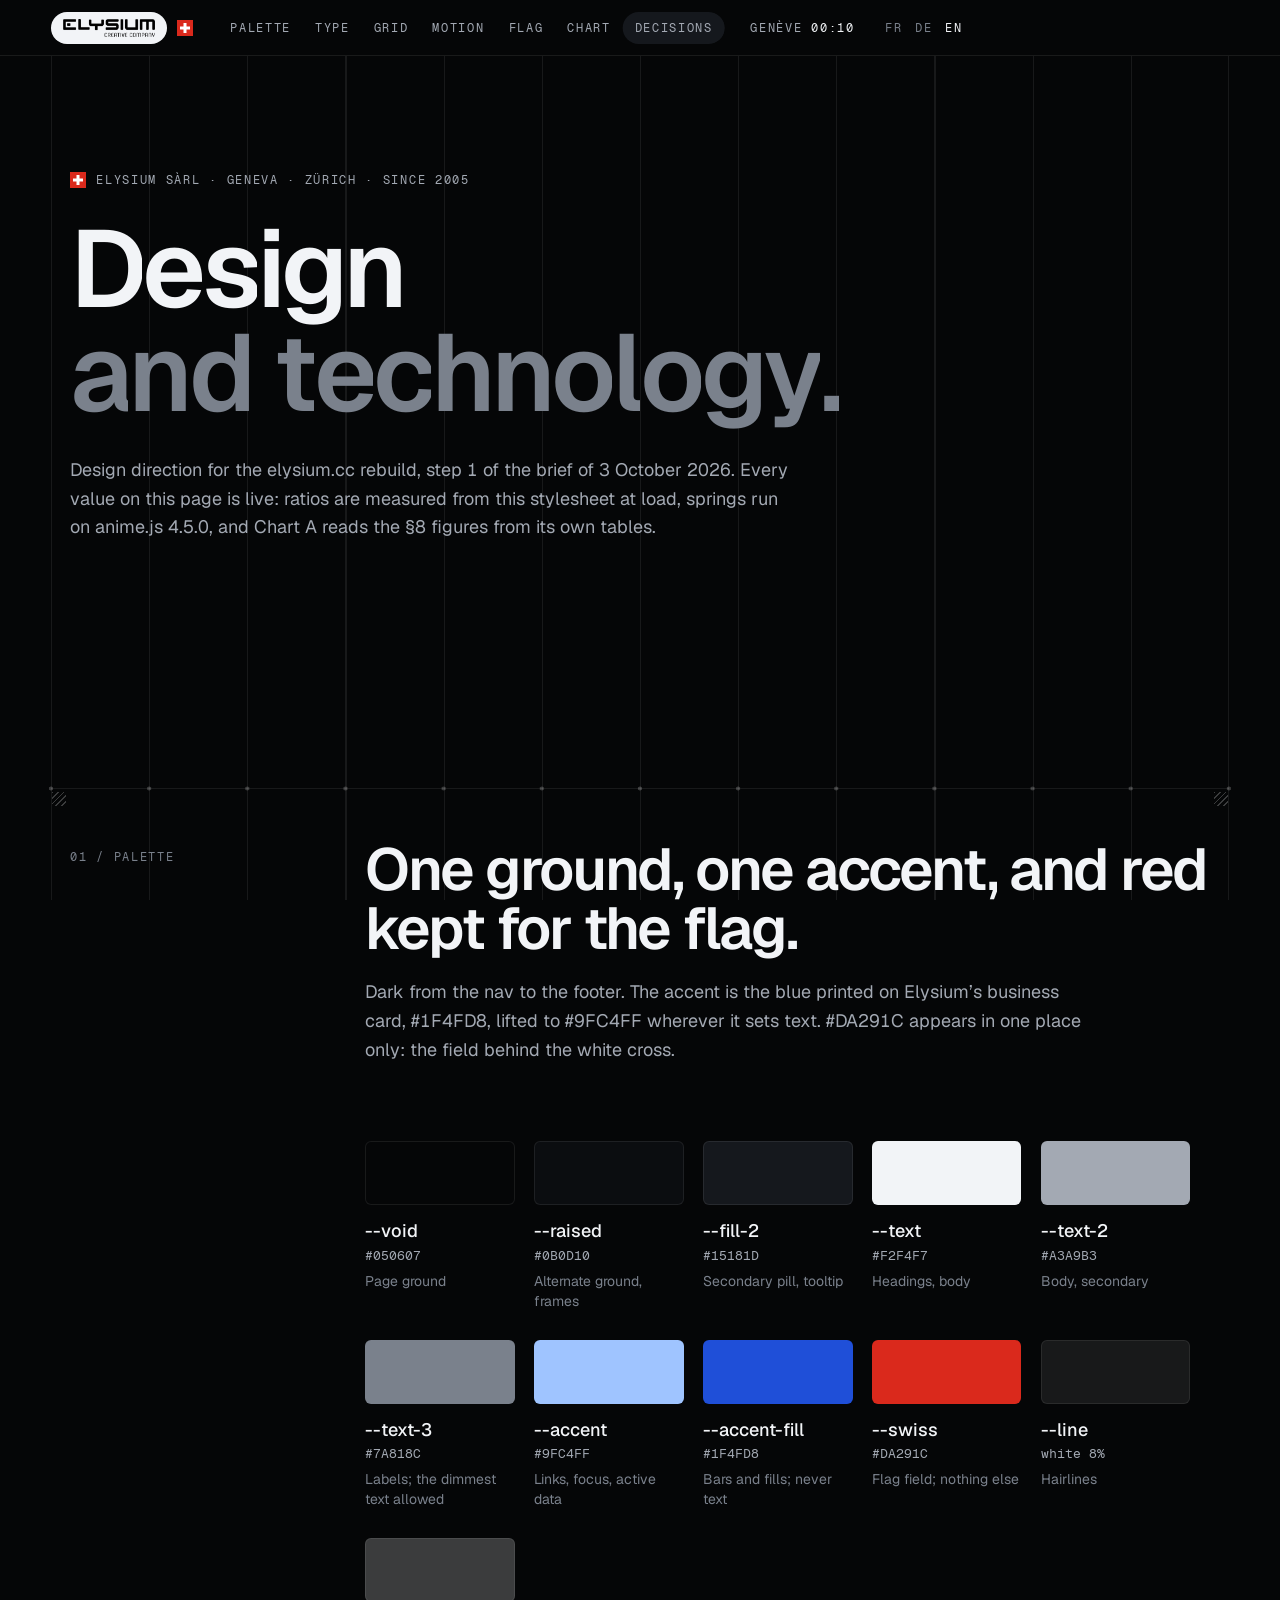
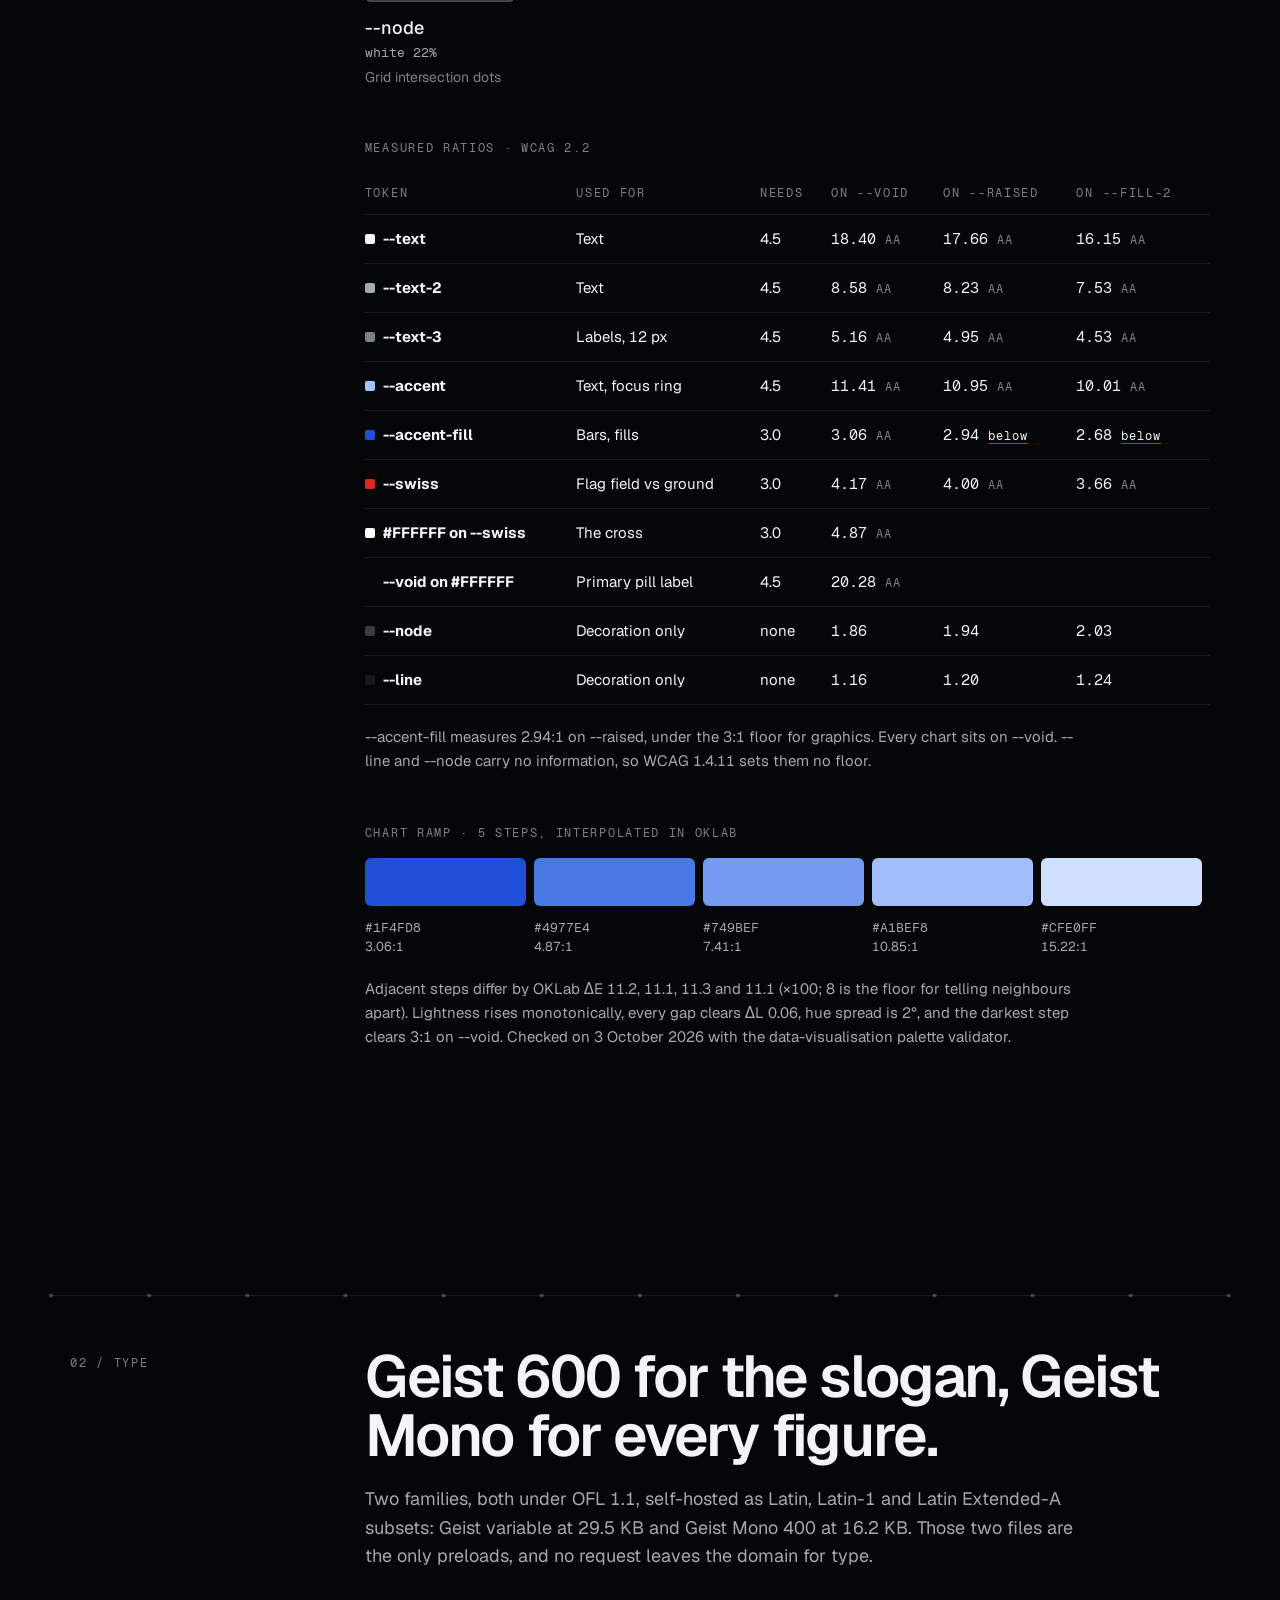
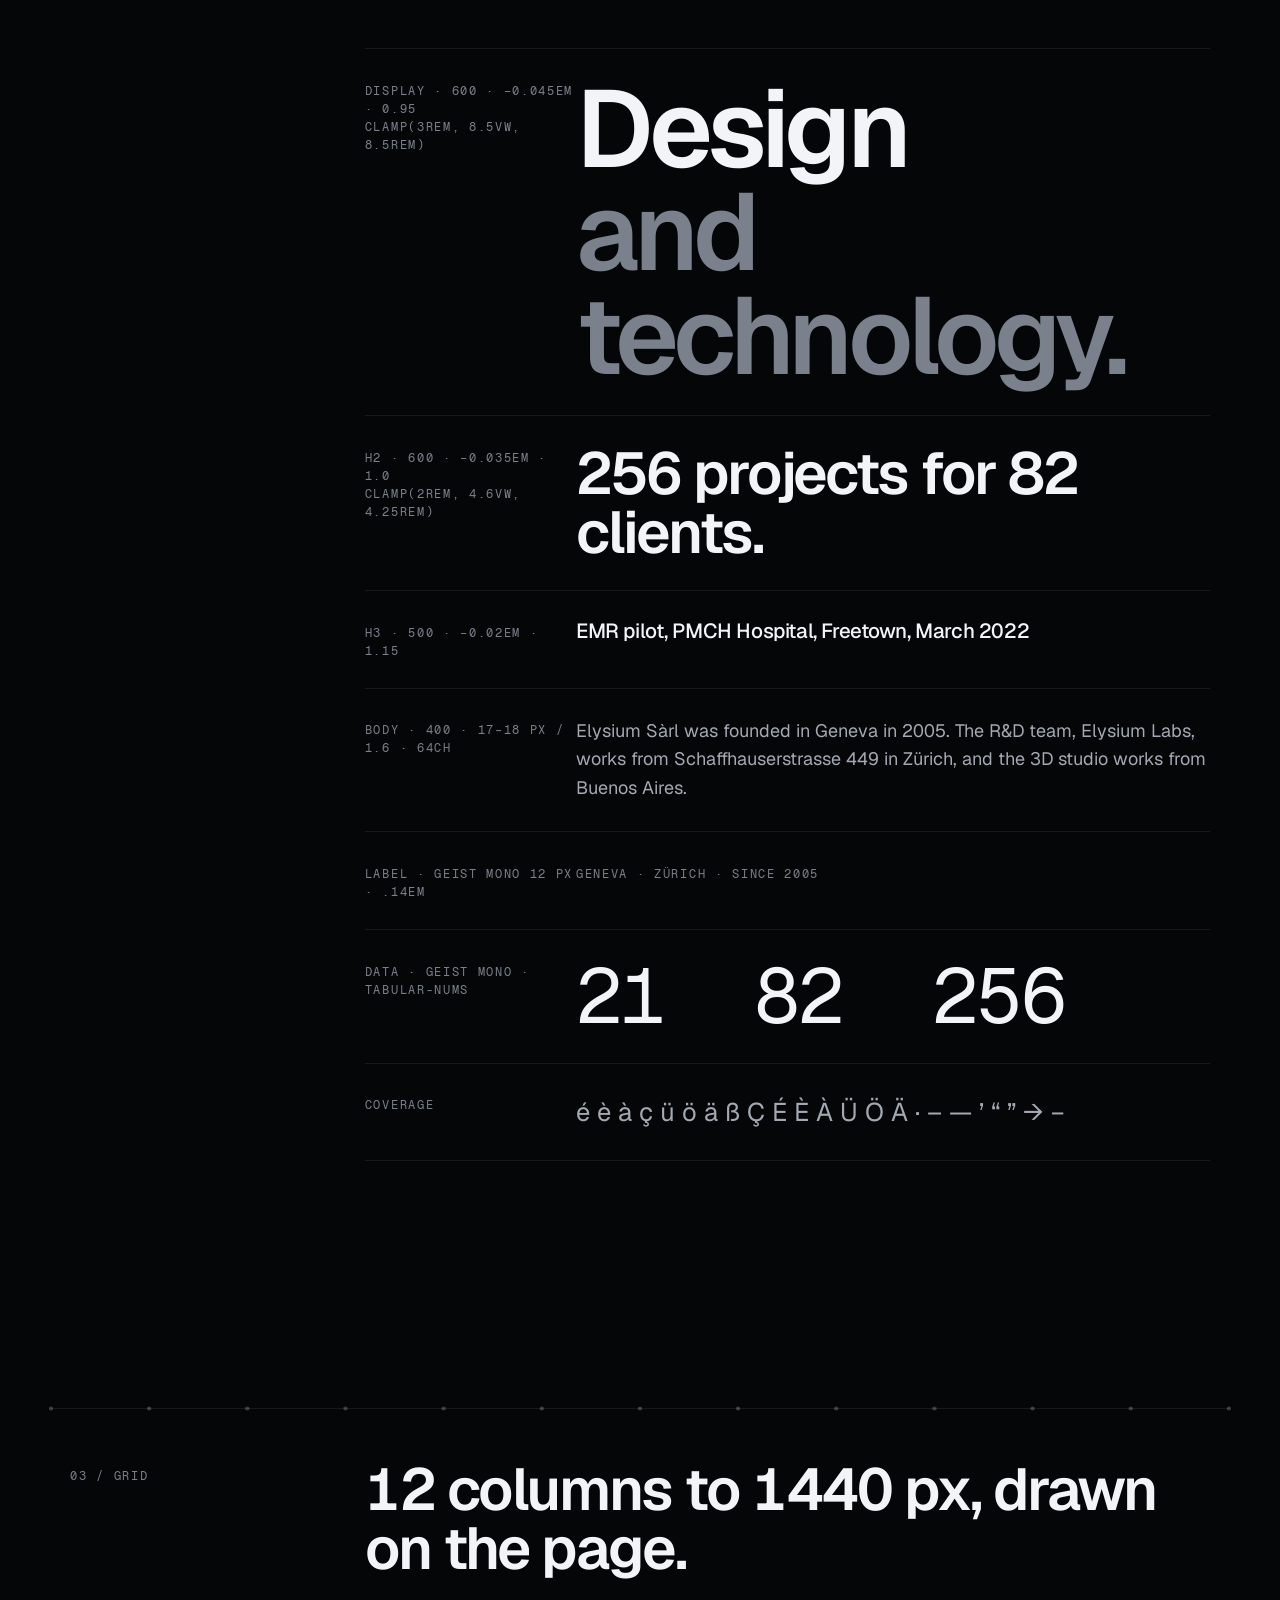
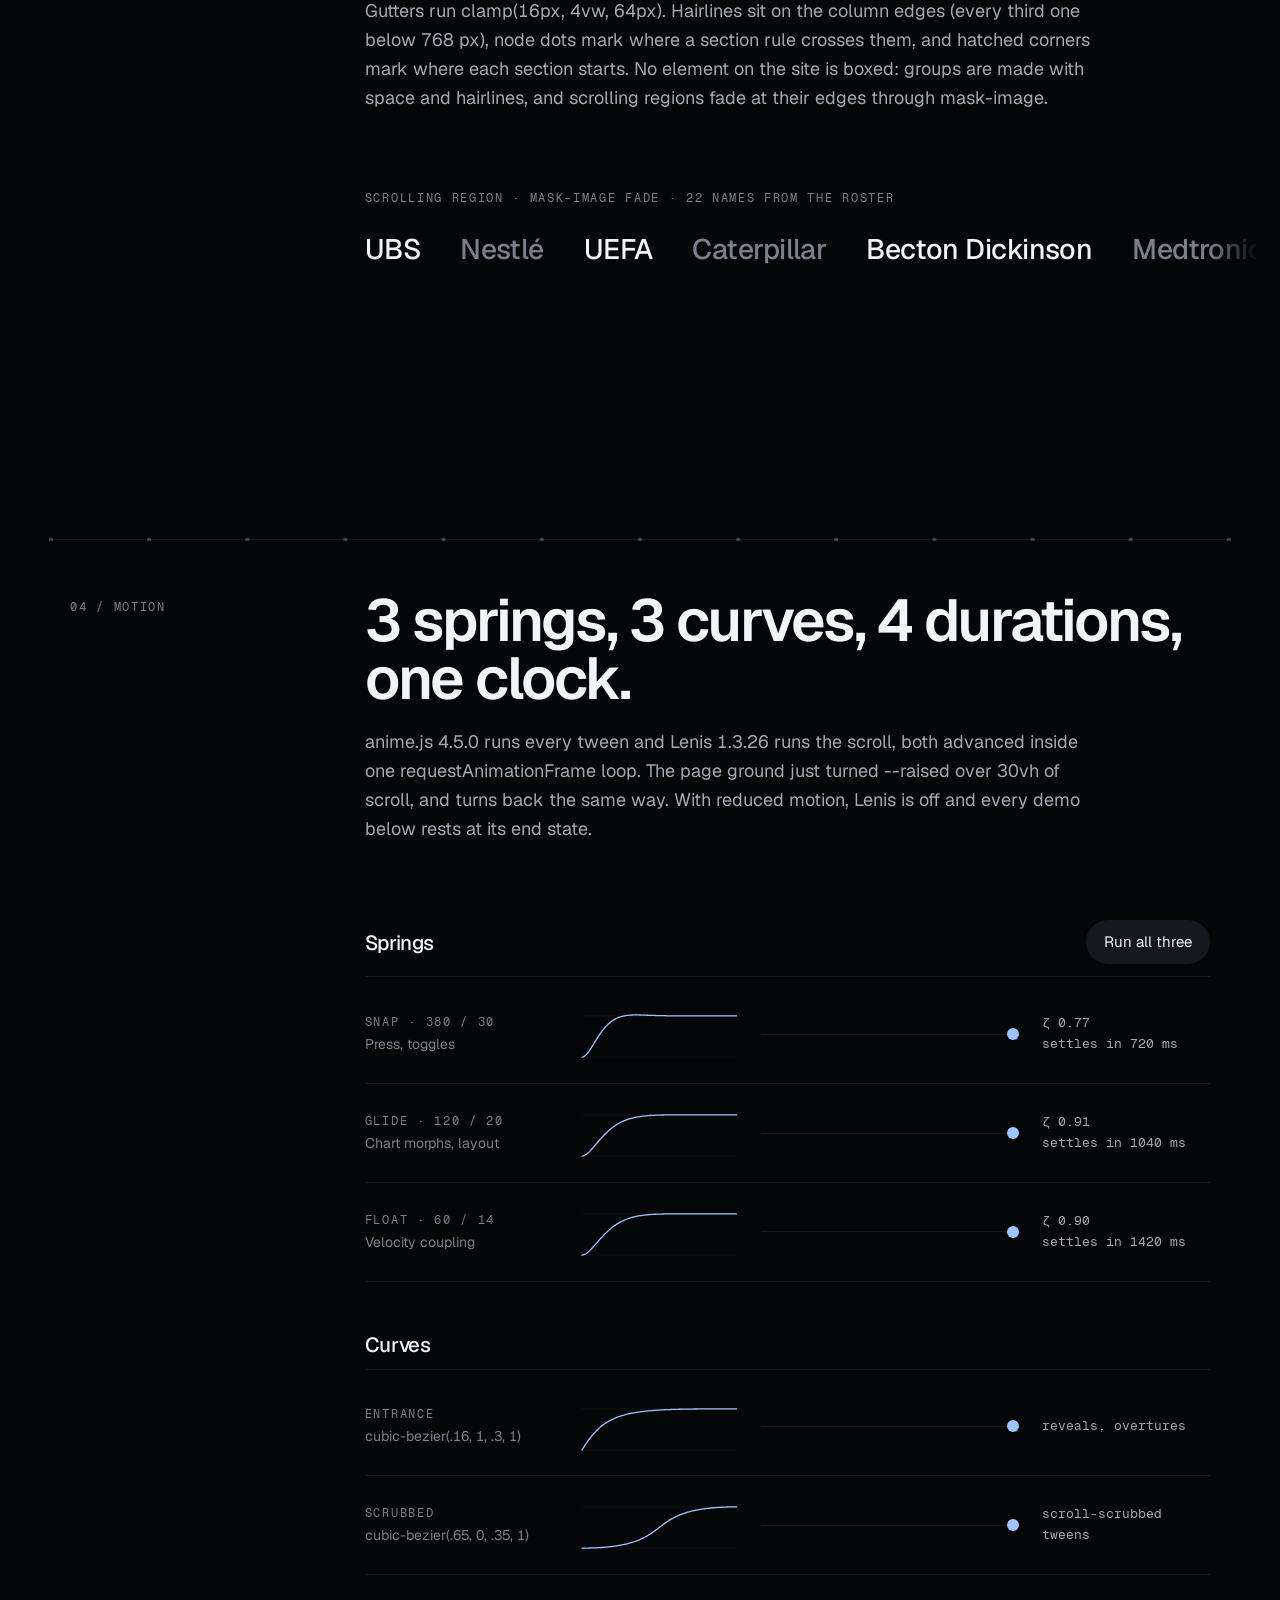
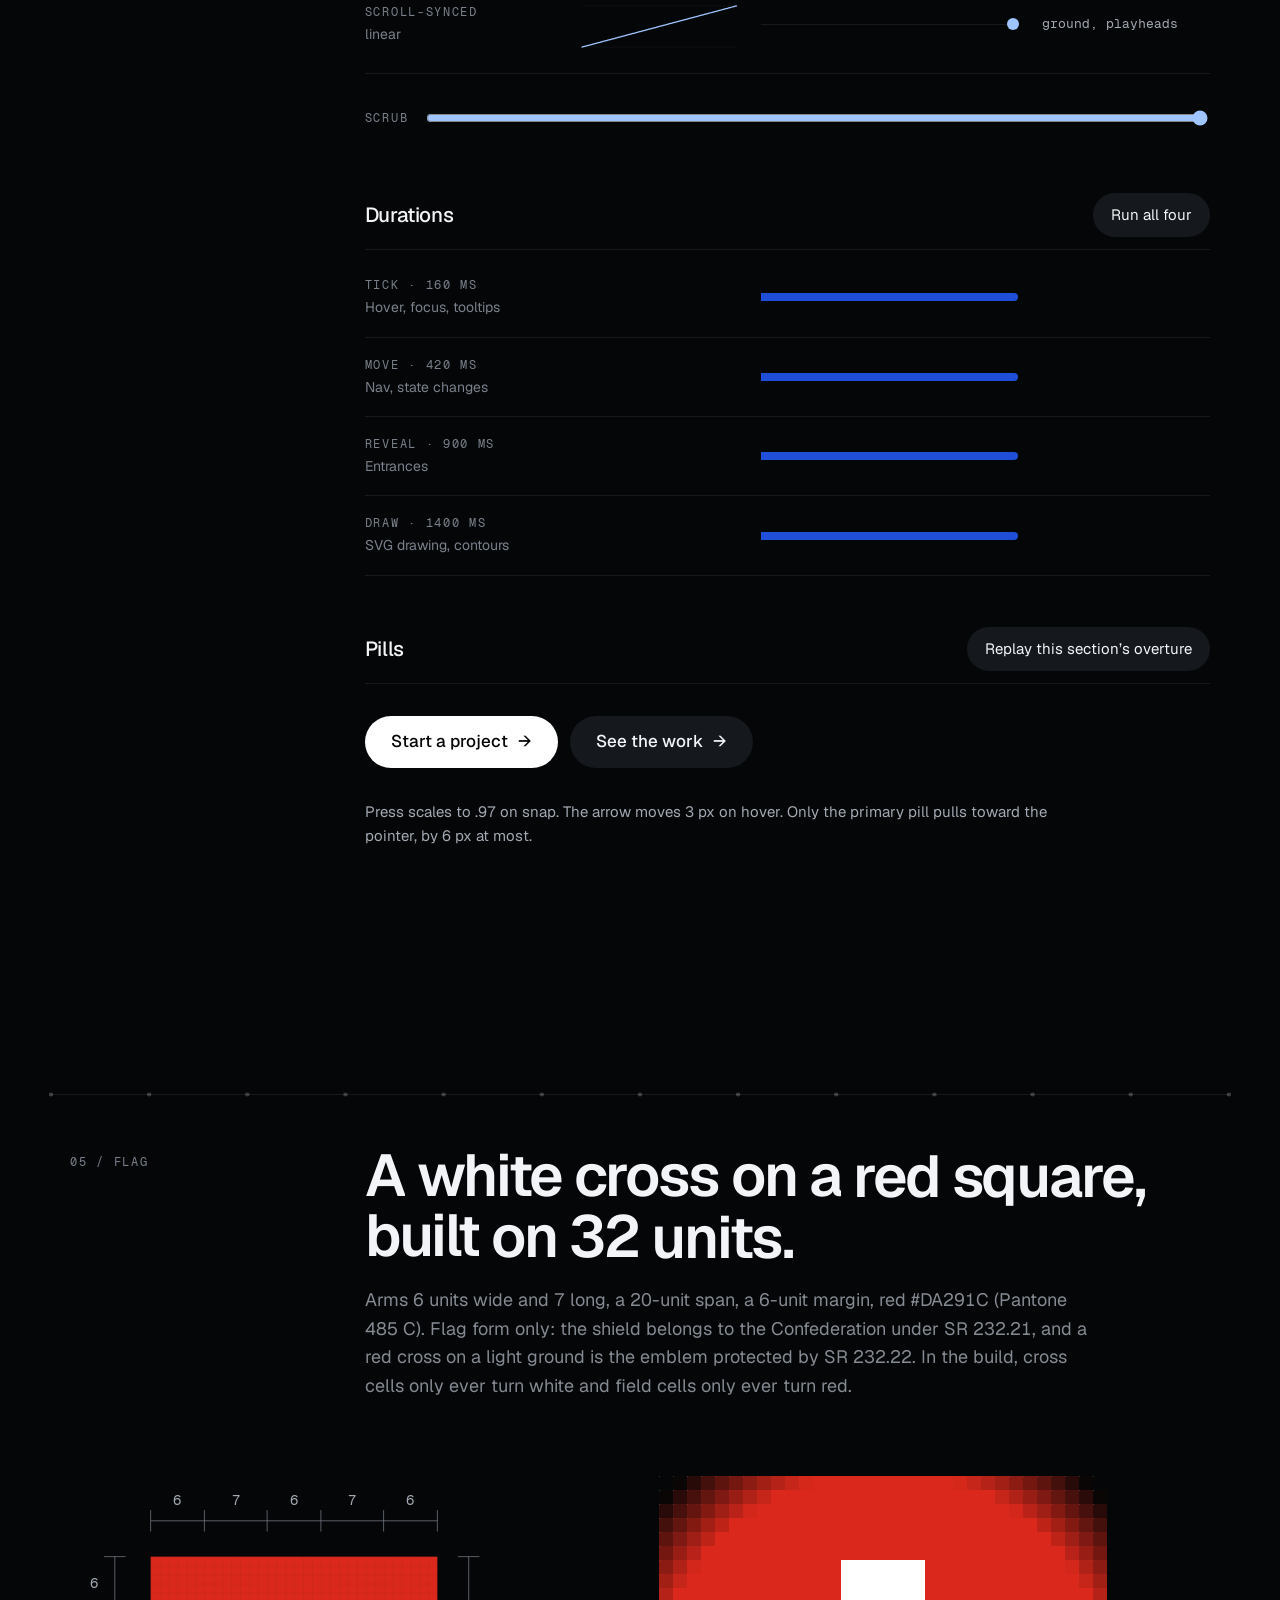
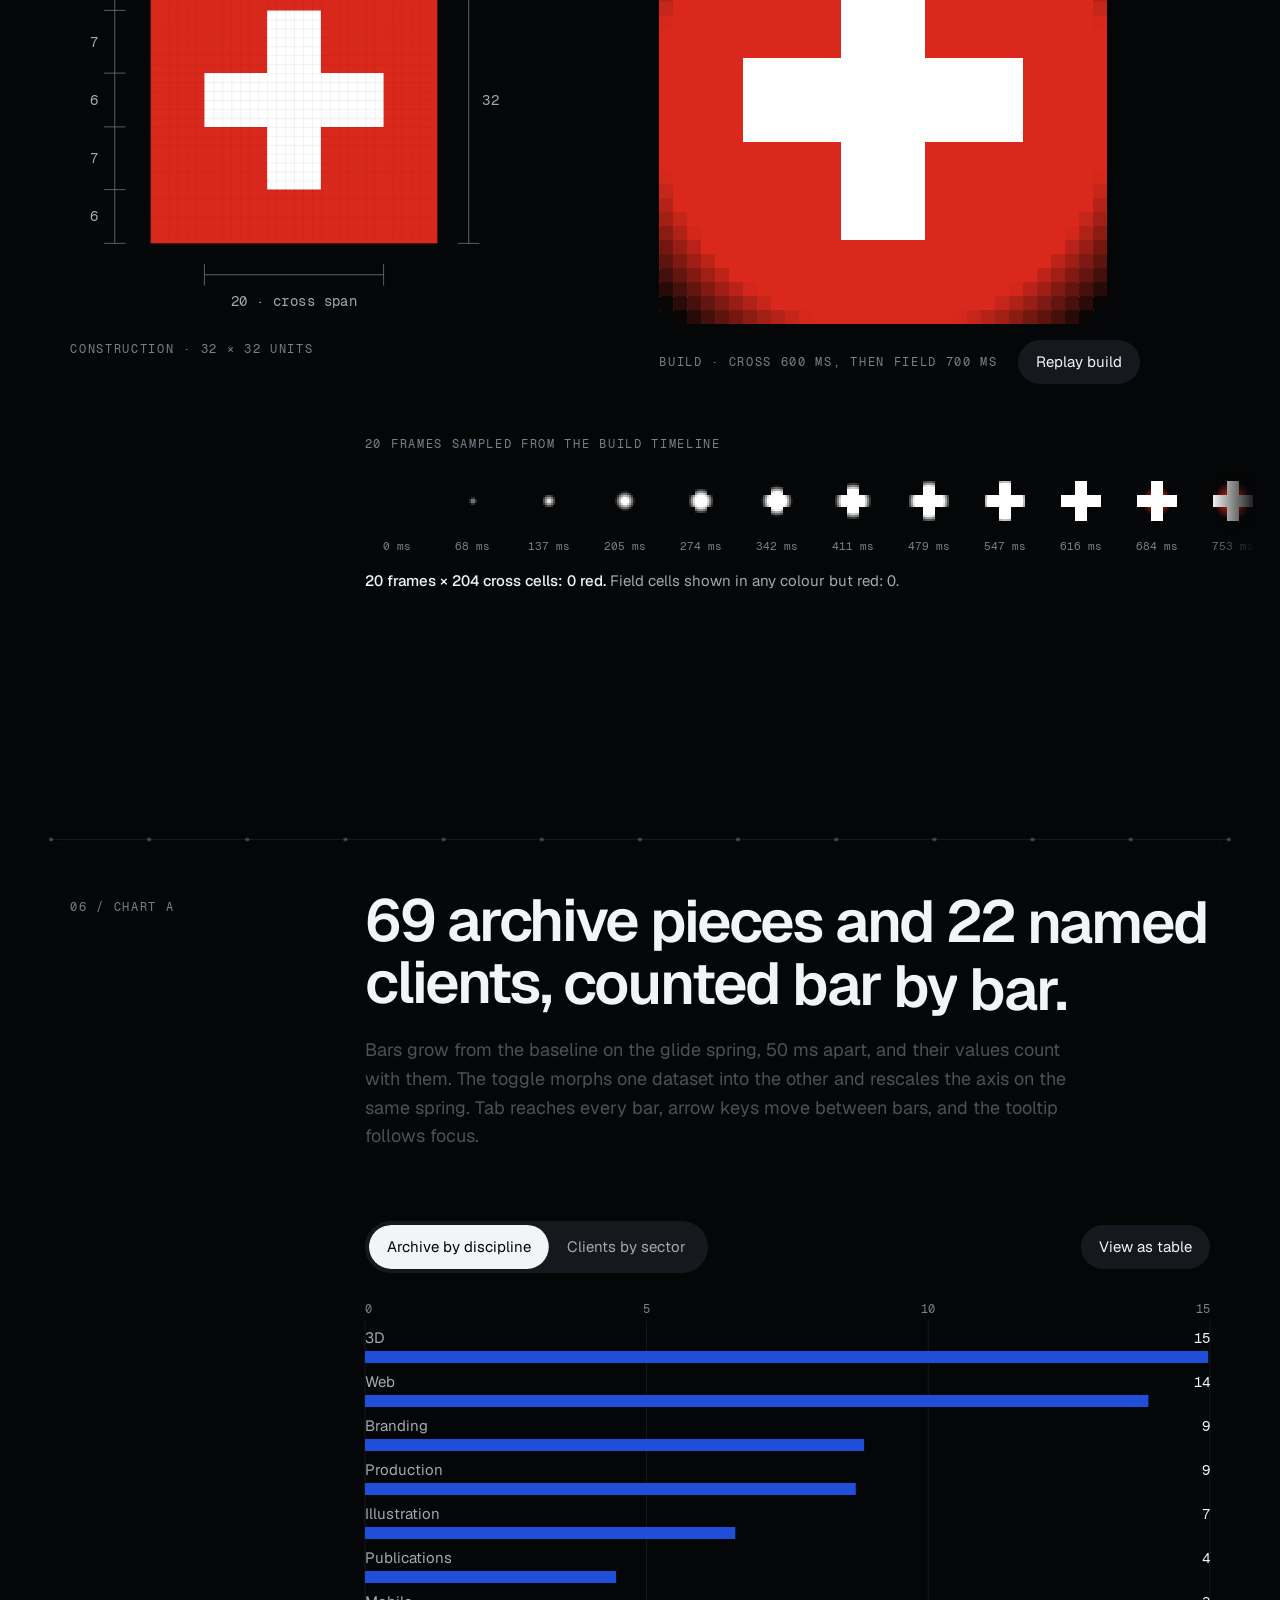
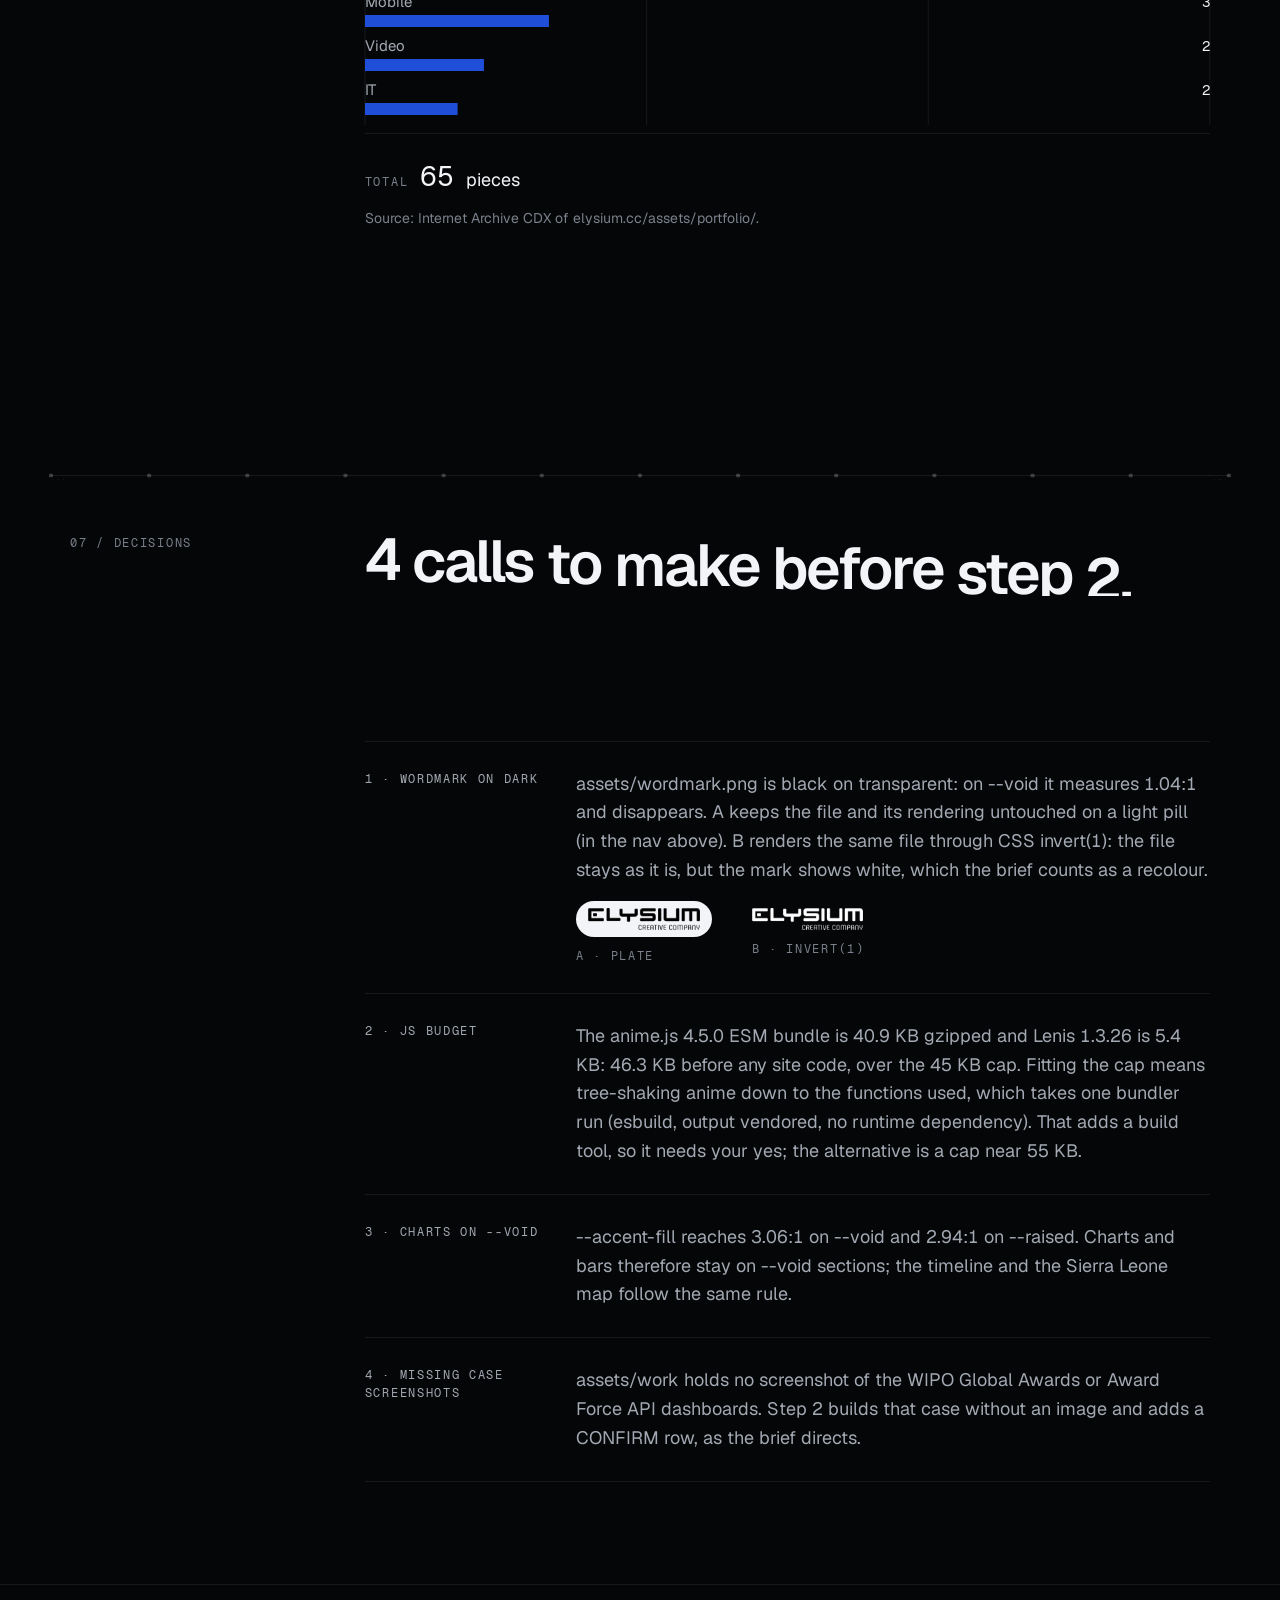
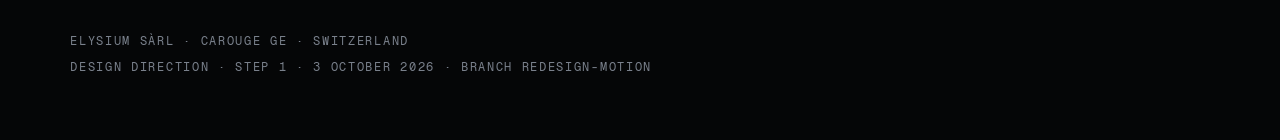
<file: design-direction.html>
<!doctype html>
<html lang="en-GB">
<head>
<meta charset="utf-8">
<meta name="viewport" content="width=device-width,initial-scale=1">
<meta name="robots" content="noindex,nofollow">
<title>Elysium design direction</title>
<meta name="description" content="Step 1 of the elysium.cc rebuild: palette with measured ratios, type, grid, motion tokens, flag construction and Chart A.">
<link rel="icon" href="favicon.svg" type="image/svg+xml">
<link rel="preload" href="assets/fonts/geist-var.woff2" as="font" type="font/woff2" crossorigin>
<link rel="preload" href="assets/fonts/geist-mono-400.woff2" as="font" type="font/woff2" crossorigin>
<style>
@font-face{font-family:"Geist";src:url("assets/fonts/geist-var.woff2") format("woff2");font-weight:100 900;font-style:normal;font-display:swap}
@font-face{font-family:"Geist Mono";src:url("assets/fonts/geist-mono-400.woff2") format("woff2");font-weight:400;font-style:normal;font-display:swap}

/* ---- tokens: the one source; main.js reads these, it never restates them ---- */
:root{
  color-scheme:dark;
  --void:#050607; --raised:#0B0D10; --fill-2:#15181D;
  --line:rgba(255,255,255,.08); --node:rgba(255,255,255,.22);
  --text:#F2F4F7; --text-2:#A3A9B3; --text-3:#7A818C;
  --accent:#9FC4FF; --accent-fill:#1F4FD8; --swiss:#DA291C;
  --ramp-1:#1F4FD8; --ramp-2:#4977E4; --ramp-3:#749BEF; --ramp-4:#A1BEF8; --ramp-5:#CFE0FF;

  --spring-snap:380 30; --spring-glide:120 20; --spring-float:60 14;   /* stiffness damping */
  --ease-enter:cubic-bezier(.16,1,.3,1); --ease-scrub:cubic-bezier(.65,0,.35,1); --ease-sync:linear;
  --t-tick:160ms; --t-move:420ms; --t-reveal:900ms; --t-draw:1400ms;

  --maxw:1440px; --gut:clamp(16px,4vw,64px); --pad:clamp(12px,1.5vw,24px);
  --fs-display:clamp(3rem,8.5vw,8.5rem); --fs-h2:clamp(2rem,4.6vw,4.25rem); --fs-h3:clamp(1.25rem,1.6vw,1.5rem);
  --fs-body:clamp(17px,16px + .25vw,18px); --fs-label:12px;
  --nav-h:56px;
}
*,*::before,*::after{box-sizing:border-box}
html{-webkit-text-size-adjust:100%}
html.lenis,html.lenis body{height:auto}
body{margin:0;background:var(--void);color:var(--text);font:400 var(--fs-body)/1.6 "Geist",system-ui,sans-serif;
  -webkit-font-smoothing:antialiased;font-variant-numeric:tabular-nums}
img,svg{display:block;max-width:100%}
h1,h2,h3,p,ul,ol,figure{margin:0}
ul,ol{padding:0;list-style:none}
button,input{font:inherit;color:inherit}
a{color:inherit}
:focus-visible{outline:2px solid var(--accent);outline-offset:3px;border-radius:4px}
.sr-only{position:absolute;width:1px;height:1px;overflow:hidden;clip-path:inset(50%);white-space:nowrap}
.skip{position:absolute;left:var(--gut);top:-120px;z-index:20;background:var(--text);color:var(--void);padding:12px 16px;border-radius:999px}
.skip:focus{top:8px}

.wrap{max-width:var(--maxw);margin-inline:auto;padding-inline:var(--gut)}
.cols{display:grid;grid-template-columns:repeat(12,minmax(0,1fr))}
.cols>*{grid-column:1/-1;padding-inline:var(--pad)}
.label{font:400 var(--fs-label)/1.5 "Geist Mono",ui-monospace,monospace;letter-spacing:.14em;text-transform:uppercase;color:var(--text-3)}
.mono{font-family:"Geist Mono",ui-monospace,monospace}
.lede{color:var(--text-2);max-width:64ch}
h2{font-size:var(--fs-h2);font-weight:600;letter-spacing:-.035em;line-height:1}
h3{font-size:var(--fs-h3);font-weight:500;letter-spacing:-.02em;line-height:1.15}
.fade-x{--fade:min(48px,calc(var(--gut) + var(--pad)));overflow-x:auto;scrollbar-width:none;
  margin-inline:calc(-1 * var(--fade));padding-inline:var(--fade);
  -webkit-mask-image:linear-gradient(to right,transparent,#000 var(--fade),#000 calc(100% - var(--fade)),transparent);
          mask-image:linear-gradient(to right,transparent,#000 var(--fade),#000 calc(100% - var(--fade)),transparent)}
.fade-x::-webkit-scrollbar{display:none}

/* ---- the visible grid ---- */
.ground{position:fixed;inset:0;z-index:0;background:var(--raised);opacity:0;pointer-events:none}
.grid-bg{position:fixed;inset:0;z-index:1;pointer-events:none}
.grid-bg>div{height:100%;max-width:var(--maxw);margin-inline:auto;padding-inline:var(--gut)}
.grid-bg>div>div{height:100%;box-shadow:inset -1px 0 var(--line);
  background:repeating-linear-gradient(to right,var(--line) 0 1px,transparent 1px calc(100% / 12))}
main,footer{position:relative;z-index:2}
[data-ground=raised]{background:var(--raised)}
.ground-live [data-ground=raised]{background:none}

.sec{position:relative;padding-block:clamp(88px,11vw,168px) clamp(56px,8vw,120px)}
/* rule = hairline + a node dot on every column edge + hatched corners where the section starts */
.sec-rule{position:relative;height:7px;margin-inline:-3px;padding-inline:3px;
  background:
    linear-gradient(var(--line),var(--line)) 0 50%/100% 1px no-repeat content-box,
    radial-gradient(circle at 0 50%,var(--node) 0 1.75px,transparent 2.25px) 0 0/calc(100% / 12) 100% repeat-x content-box border-box,
    radial-gradient(circle at 100% 50%,var(--node) 0 1.75px,transparent 2.25px) 0 0/calc(100% / 12) 100% repeat-x content-box border-box}
.sec-rule::before,.sec-rule::after{content:"";position:absolute;top:7px;width:14px;height:14px;
  background:repeating-linear-gradient(135deg,var(--node) 0 1px,transparent 1px 4px)}
.sec-rule::before{left:4px}.sec-rule::after{right:4px}
.sec-head{row-gap:20px;margin-block:clamp(28px,4vw,48px) clamp(40px,6vw,80px)}
.blk{margin-top:clamp(32px,4vw,56px)}
@media (min-width:900px){
  .sec-head .idx{grid-column:1/4;grid-row:1/3;padding-top:.6em}
  .sec-head h2,.sec-head .lede{grid-column:4/13}
  .span-r{grid-column:4/13}
  .span-l6{grid-column:1/7}.span-r6{grid-column:7/13}
}
@media (max-width:767px){
  .grid-bg>div>div{background:repeating-linear-gradient(to right,var(--line) 0 1px,transparent 1px calc(100% / 4))}
  .sec-rule{background:
    linear-gradient(var(--line),var(--line)) 0 50%/100% 1px no-repeat content-box,
    radial-gradient(circle at 0 50%,var(--node) 0 1.75px,transparent 2.25px) 0 0/calc(100% / 4) 100% repeat-x content-box border-box,
    radial-gradient(circle at 100% 50%,var(--node) 0 1.75px,transparent 2.25px) 0 0/calc(100% / 4) 100% repeat-x content-box border-box}
}

/* ---- nav ---- */
.nav{position:fixed;inset:0 0 auto;z-index:10;height:var(--nav-h);background:var(--void);box-shadow:inset 0 -1px var(--line)}
.nav-in{height:100%;display:flex;align-items:center;gap:clamp(10px,2vw,28px)}
.brand{display:flex;align-items:center;gap:10px;text-decoration:none;flex:none;border-radius:999px}
.wm-plate{display:block;background:var(--text);border-radius:999px;padding:7px 12px}
.wm-plate img{height:18px;width:auto}
.mark{width:16px;height:16px;flex:none}
.links{position:relative;display:flex;margin-inline-start:auto}
.links a{position:relative;z-index:1;display:flex;align-items:center;min-height:44px;padding:0 12px;text-decoration:none;color:var(--text-2);border-radius:999px}
.links a[aria-current]{color:var(--text)}
.links .pill{position:absolute;inset:6px 0;background:var(--fill-2);border-radius:999px;clip-path:inset(0 100% 0 0 round 999px)}
.clock{flex:none;color:var(--text-2);white-space:nowrap}
.clock time{color:var(--text)}
.lang{display:flex;gap:2px;flex:none;color:var(--text-3)}
.lang a{display:flex;align-items:center;min-height:44px;min-width:28px;justify-content:center;text-decoration:none;border-radius:4px}
.lang a[aria-current]{color:var(--text)}
@media (max-width:1100px){.links{display:none}.clock{margin-inline-start:auto}}
@media (max-width:420px){.wm-plate img{height:15px}.wm-plate{padding:6px 10px}.nav-in{gap:8px}.lang a{min-width:24px}}

/* ---- hero ---- */
.hero{padding-top:calc(var(--nav-h) + clamp(56px,9vw,128px));padding-bottom:clamp(56px,8vw,112px)}
.eyebrow{display:flex;align-items:center;gap:10px;color:var(--text-2)}
.display{font-size:var(--fs-display);font-weight:600;letter-spacing:-.045em;line-height:.95;margin-block:28px 32px}
.display .t2{color:var(--text-3);display:block}
.display [data-word],.display [data-char],.sec h2 [data-word]{display:inline-block}
.display span[style*=overflow],.sec h2 span[style*=overflow]{display:inline-block;padding-block:.08em .16em;margin-block:-.08em -.16em}
.hero .lede{font-size:clamp(18px,1.4vw,21px)}

/* ---- palette ---- */
.swatches{display:grid;grid-template-columns:repeat(auto-fill,minmax(150px,1fr));gap:28px 0}
.swatches li{padding-right:var(--pad)}
.chip-c{height:64px;border-radius:6px;margin-bottom:12px}
.chip-c.edge{box-shadow:inset 0 0 0 1px var(--line)}
.swatches b{display:block;font-weight:500}
.swatches .mono{font-size:13px;color:var(--text-2)}
.swatches p:last-child{font-size:14px;color:var(--text-3);line-height:1.45;margin-top:4px}
table.ratios{border-collapse:collapse;width:100%;min-width:640px;font-size:15px}
.ratios th,.ratios td{text-align:left;padding:12px 16px 12px 0;border-bottom:1px solid var(--line);vertical-align:baseline}
.ratios thead th{font:400 var(--fs-label)/1.4 "Geist Mono",monospace;letter-spacing:.14em;text-transform:uppercase;color:var(--text-3)}
.ratios td[data-fg]{font-family:"Geist Mono",monospace;white-space:nowrap}
.ratios .ok{color:var(--text-3);font-size:12px;letter-spacing:.08em}
.ratios .no{color:var(--text);font-size:12px;letter-spacing:.08em;text-decoration:underline;text-decoration-color:var(--swiss);text-underline-offset:3px}
.ratios .sw{display:inline-block;width:10px;height:10px;border-radius:2px;margin-right:8px;vertical-align:baseline}
.ramp{display:grid;grid-template-columns:repeat(5,minmax(0,1fr))}
.ramp li{padding-right:8px}
.ramp .chip-c{height:48px}
.ramp p{font-size:13px;color:var(--text-2);line-height:1.5}
.note{font-size:15px;color:var(--text-2);max-width:72ch}
.note+.note{margin-top:10px}

/* ---- type ---- */
.specimens li{display:grid;gap:8px 0;padding-block:28px;border-bottom:1px solid var(--line)}
.specimens li:first-child{border-top:1px solid var(--line)}
@media (min-width:900px){.specimens li{grid-template-columns:3fr 9fr}}
.specimens .label{padding-top:.4em}
.sp-display{font-size:var(--fs-display);font-weight:600;letter-spacing:-.045em;line-height:.95}
.sp-display span{color:var(--text-3);display:block}
.sp-h2{font-size:var(--fs-h2);font-weight:600;letter-spacing:-.035em;line-height:1}
.sp-num{font:400 clamp(2.5rem,6vw,5rem)/1 "Geist Mono",monospace;letter-spacing:-.02em}
.glyphs{font-size:clamp(1.25rem,2vw,1.75rem);color:var(--text-2);letter-spacing:.02em}

/* ---- grid demo ---- */
.names{display:flex;gap:40px;padding-block:20px;white-space:nowrap;font-size:clamp(1.25rem,2.2vw,2rem);font-weight:500;letter-spacing:-.02em}
.names li:nth-child(even){color:var(--text-3)}

/* ---- motion ---- */
.demo{display:grid;gap:8px}
.demo-head{display:flex;align-items:center;justify-content:space-between;gap:16px;padding-bottom:12px;border-bottom:1px solid var(--line)}
.tok-list li{display:grid;grid-template-columns:1fr;gap:10px 24px;align-items:center;padding-block:18px;border-bottom:1px solid var(--line)}
@media (min-width:900px){.tok-list li{grid-template-columns:3fr 2.4fr 4fr 2.6fr}}
.tok-list .use{font-size:14px;color:var(--text-3);margin-top:2px}
.curve{width:100%;max-width:240px;height:auto;overflow:visible}
.curve .base{stroke:var(--line);fill:none}
.curve .ln{stroke:var(--accent);stroke-width:2;fill:none;stroke-linecap:round;stroke-linejoin:round}
.track{position:relative;height:16px}
.track::before{content:"";position:absolute;inset:7.5px 0 auto;height:1px;background:var(--line)}
.dot{position:absolute;left:0;top:2px;width:12px;height:12px;border-radius:50%;background:var(--accent)}
.fillbar{position:absolute;left:0;top:4px;height:8px;width:100%;border-radius:0 4px 4px 0;background:var(--accent-fill);transform-origin:0 50%}
.meta{font-size:13px;color:var(--text-2);white-space:pre-line}
.scrub{display:flex;align-items:center;gap:16px;padding-top:12px}
.scrub input{flex:1;accent-color:var(--accent);min-height:44px}
.chip{display:inline-flex;align-items:center;gap:8px;min-height:44px;padding:0 18px;border:0;border-radius:999px;background:var(--fill-2);color:var(--text);cursor:pointer;font-size:15px}
.pill-btn{display:inline-flex;align-items:center;gap:10px;min-height:52px;padding:0 26px;border:0;border-radius:999px;font-size:17px;font-weight:500;cursor:pointer;text-decoration:none}
.pill-btn.primary{background:#FFFFFF;color:var(--void)}
.pill-btn.secondary{background:var(--fill-2);color:var(--text)}
.pill-btn .arr{display:inline-block;transition:transform var(--t-tick) var(--ease-enter)}
.pill-btn:hover .arr{transform:translateX(3px)}
.btn-row{display:flex;flex-wrap:wrap;gap:12px;padding-block:24px}

/* ---- flag ---- */
.flag-fig svg{width:min(448px,100%);height:auto;margin-bottom:16px}
.flag-fig figcaption{display:flex;flex-wrap:wrap;align-items:center;gap:12px 20px}
#flag-build .cells rect{opacity:0}
.con .dim{stroke:var(--text-3);stroke-width:.08;fill:none}
.con text{fill:var(--text-2);font:1.6px "Geist Mono",monospace;letter-spacing:.05px}
.con .unit{stroke:rgba(0,0,0,.22);stroke-width:.05;fill:none}
.strip{display:flex;gap:12px;padding-block:16px}
.strip figure{flex:none;text-align:center}
.strip canvas{width:64px;height:64px;image-rendering:pixelated;display:block;margin-bottom:6px}
.strip figcaption{font:11px "Geist Mono",monospace;color:var(--text-3)}
.check{font-size:15px;color:var(--text-2)}
.check b{color:var(--text);font-weight:500}

/* ---- chart A ---- */
.chart-tools{display:flex;flex-wrap:wrap;align-items:center;justify-content:space-between;gap:12px;margin-bottom:28px}
.seg{position:relative;display:inline-flex;padding:4px;border-radius:999px;background:var(--fill-2)}
.seg button{position:relative;z-index:1;min-height:44px;padding:0 18px;border:0;border-radius:999px;background:none;color:var(--text-2);cursor:pointer;font-size:15px}
.seg button[aria-pressed=true]{color:var(--void)}
.seg-pill{position:absolute;inset:4px;border-radius:999px;background:var(--text);clip-path:inset(0 50% 0 0 round 999px)}
.js .seg button[aria-pressed=true]{transition:color var(--t-tick) linear}
.chart-fig{position:relative}
.chart-fig svg{overflow:visible;font-family:"Geist",sans-serif}
.chart-fig .lab{fill:var(--text-2);font-size:15px}
.chart-fig .val{fill:var(--text);font:14px "Geist Mono",monospace}
.chart-fig .tick text{fill:var(--text-3);font:12px "Geist Mono",monospace}
.chart-fig .tick line{stroke:var(--line)}
.chart-fig .tick,.chart-fig .bar,.chart-fig .xv,.chart-fig .xh{transform-box:view-box;transform-origin:0 0}
.chart-fig .b{fill:var(--accent-fill)}
.chart-fig .hi{fill:var(--accent)}
.chart-fig .hit{fill:transparent}
.chart-fig .row{outline:none}
.chart-fig .row:focus-visible .hit{stroke:var(--accent);stroke-width:2}
.chart-fig .xhair line{stroke:var(--text-3);stroke-width:1}
.tip{position:absolute;left:0;top:0;z-index:3;pointer-events:none;opacity:0;padding:10px 14px;border-radius:10px;background:var(--fill-2);
  font-size:14px;line-height:1.45;max-width:300px;box-shadow:0 8px 24px rgba(0,0,0,.5)}
.tip b{display:block;font-weight:500}
.tip .mono{color:var(--text);font-size:13px}
.tip .n{display:block;color:var(--text-2);font-size:13px}
.total{display:flex;align-items:baseline;gap:12px;padding-top:20px;margin-top:8px;border-top:1px solid var(--line)}
.total .mono{font-size:28px}
.src{font-size:14px;color:var(--text-3);margin-top:8px}
table.data{border-collapse:collapse;width:100%;font-size:15px}
.data caption{text-align:left;color:var(--text-2);padding-bottom:12px}
.data th,.data td{text-align:left;padding:10px 16px 10px 0;border-bottom:1px solid var(--line);vertical-align:baseline}
.data td:nth-child(2){font-family:"Geist Mono",monospace}
.data thead th{font:400 var(--fs-label)/1.4 "Geist Mono",monospace;letter-spacing:.14em;text-transform:uppercase;color:var(--text-3)}

/* ---- decisions ---- */
.dec li{display:grid;gap:12px 0;padding-block:28px;border-bottom:1px solid var(--line)}
.dec li:first-child{border-top:1px solid var(--line)}
@media (min-width:900px){.dec li{grid-template-columns:3fr 9fr}}
.dec p{color:var(--text-2);max-width:68ch}
.dec p+p{margin-top:10px}
.wm-opts{display:flex;flex-wrap:wrap;gap:28px 40px;align-items:center;margin-top:16px}
.wm-opts figure{display:grid;gap:10px}
.wm-opts .wm-plate img{height:22px}
.wm-inv{height:22px;width:auto;filter:invert(1)}

footer{padding-block:48px 64px;box-shadow:inset 0 1px var(--line)}
footer .cols{row-gap:8px}

@media (prefers-reduced-motion:reduce){
  .pill-btn .arr{transition:none}
  .pill-btn:hover .arr{transform:none}
}
</style>
</head>
<body>
<a class="skip" href="#main">Skip to content</a>
<div class="ground" aria-hidden="true"></div>
<div class="grid-bg" aria-hidden="true"><div><div></div></div></div>

<header class="nav" id="nav">
  <div class="wrap nav-in">
    <a class="brand" href="#top" aria-label="Elysium, back to top">
      <span class="wm-plate"><img src="assets/wordmark.png" width="320" height="63" alt=""></span>
      <svg class="mark" viewBox="0 0 32 32" aria-hidden="true"><rect width="32" height="32" fill="#DA291C"/><path d="M13 6h6v7h7v6h-7v7h-6v-7H6v-6h7z" fill="#FFFFFF"/></svg>
    </a>
    <nav aria-label="Sections">
      <ul class="links label">
        <li><a href="#palette">Palette</a></li>
        <li><a href="#type">Type</a></li>
        <li><a href="#grid">Grid</a></li>
        <li><a href="#motion">Motion</a></li>
        <li><a href="#flag">Flag</a></li>
        <li><a href="#chart">Chart</a></li>
        <li><a href="#decisions">Decisions</a></li>
        <li class="pill" aria-hidden="true"></li>
      </ul>
    </nav>
    <p class="label clock">GENÈVE <time data-clock></time></p>
    <ul class="label lang" aria-label="Language">
      <li><a href="#top" lang="fr" hreflang="fr">FR</a></li>
      <li><a href="#top" lang="de" hreflang="de">DE</a></li>
      <li><a href="#top" lang="en" hreflang="en" aria-current="true">EN</a></li>
    </ul>
  </div>
</header>

<main id="main">

<section class="hero wrap cols" id="top">
  <p class="label eyebrow"><svg class="mark" viewBox="0 0 32 32" aria-hidden="true"><rect width="32" height="32" fill="#DA291C"/><path d="M13 6h6v7h7v6h-7v7h-6v-7H6v-6h7z" fill="#FFFFFF"/></svg>ELYSIUM SÀRL · GENEVA · ZÜRICH · SINCE 2005</p>
  <h1 class="display"><span class="t1">Design</span> <span class="t2">and technology.</span></h1>
  <p class="lede">Design direction for the elysium.cc rebuild, step 1 of the brief of 3 October 2026. Every value on this page is live: ratios are measured from this stylesheet at load, springs run on anime.js 4.5.0, and Chart A reads the §8 figures from its own tables.</p>
</section>

<!-- ============================== 01 PALETTE ============================== -->
<section class="sec" id="palette" aria-labelledby="h-palette">
  <div class="wrap"><div class="sec-rule" aria-hidden="true"></div></div>
  <div class="wrap cols sec-head">
    <p class="label idx">01 / Palette</p>
    <h2 id="h-palette">One ground, one accent, and red kept for the flag.</h2>
    <p class="lede">Dark from the nav to the footer. The accent is the blue printed on Elysium’s business card, #1F4FD8, lifted to #9FC4FF wherever it sets text. #DA291C appears in one place only: the field behind the white cross.</p>
  </div>

  <div class="wrap cols">
    <ul class="swatches span-r">
      <li><div class="chip-c edge" style="background:#050607"></div><b>--void</b><p class="mono">#050607</p><p>Page ground</p></li>
      <li><div class="chip-c edge" style="background:#0B0D10"></div><b>--raised</b><p class="mono">#0B0D10</p><p>Alternate ground, frames</p></li>
      <li><div class="chip-c edge" style="background:#15181D"></div><b>--fill-2</b><p class="mono">#15181D</p><p>Secondary pill, tooltip</p></li>
      <li><div class="chip-c" style="background:#F2F4F7"></div><b>--text</b><p class="mono">#F2F4F7</p><p>Headings, body</p></li>
      <li><div class="chip-c" style="background:#A3A9B3"></div><b>--text-2</b><p class="mono">#A3A9B3</p><p>Body, secondary</p></li>
      <li><div class="chip-c" style="background:#7A818C"></div><b>--text-3</b><p class="mono">#7A818C</p><p>Labels; the dimmest text allowed</p></li>
      <li><div class="chip-c" style="background:#9FC4FF"></div><b>--accent</b><p class="mono">#9FC4FF</p><p>Links, focus, active data</p></li>
      <li><div class="chip-c" style="background:#1F4FD8"></div><b>--accent-fill</b><p class="mono">#1F4FD8</p><p>Bars and fills; never text</p></li>
      <li><div class="chip-c" style="background:#DA291C"></div><b>--swiss</b><p class="mono">#DA291C</p><p>Flag field; nothing else</p></li>
      <li><div class="chip-c edge" style="background:rgba(255,255,255,.08)"></div><b>--line</b><p class="mono">white 8%</p><p>Hairlines</p></li>
      <li><div class="chip-c edge" style="background:rgba(255,255,255,.22)"></div><b>--node</b><p class="mono">white 22%</p><p>Grid intersection dots</p></li>
    </ul>
  </div>

  <div class="wrap cols">
    <div class="blk span-r">
      <h3 class="label" style="margin-bottom:16px">Measured ratios · WCAG 2.2</h3>
      <div class="fade-x" tabindex="0" role="region" aria-label="Contrast ratios, scrollable">
        <table class="ratios">
          <thead><tr><th scope="col">Token</th><th scope="col">Used for</th><th scope="col">Needs</th><th scope="col">on --void</th><th scope="col">on --raised</th><th scope="col">on --fill-2</th></tr></thead>
          <tbody>
            <tr><th scope="row"><i class="sw" style="background:#F2F4F7"></i>--text</th><td>Text</td><td>4.5</td><td data-fg="--text" data-bg="--void" data-min="4.5"><span class="r">18.40</span> <span class="ok">AA</span></td><td data-fg="--text" data-bg="--raised" data-min="4.5"><span class="r">17.66</span> <span class="ok">AA</span></td><td data-fg="--text" data-bg="--fill-2" data-min="4.5"><span class="r">16.15</span> <span class="ok">AA</span></td></tr>
            <tr><th scope="row"><i class="sw" style="background:#A3A9B3"></i>--text-2</th><td>Text</td><td>4.5</td><td data-fg="--text-2" data-bg="--void" data-min="4.5"><span class="r">8.58</span> <span class="ok">AA</span></td><td data-fg="--text-2" data-bg="--raised" data-min="4.5"><span class="r">8.23</span> <span class="ok">AA</span></td><td data-fg="--text-2" data-bg="--fill-2" data-min="4.5"><span class="r">7.53</span> <span class="ok">AA</span></td></tr>
            <tr><th scope="row"><i class="sw" style="background:#7A818C"></i>--text-3</th><td>Labels, 12 px</td><td>4.5</td><td data-fg="--text-3" data-bg="--void" data-min="4.5"><span class="r">5.16</span> <span class="ok">AA</span></td><td data-fg="--text-3" data-bg="--raised" data-min="4.5"><span class="r">4.95</span> <span class="ok">AA</span></td><td data-fg="--text-3" data-bg="--fill-2" data-min="4.5"><span class="r">4.53</span> <span class="ok">AA</span></td></tr>
            <tr><th scope="row"><i class="sw" style="background:#9FC4FF"></i>--accent</th><td>Text, focus ring</td><td>4.5</td><td data-fg="--accent" data-bg="--void" data-min="4.5"><span class="r">11.41</span> <span class="ok">AA</span></td><td data-fg="--accent" data-bg="--raised" data-min="4.5"><span class="r">10.95</span> <span class="ok">AA</span></td><td data-fg="--accent" data-bg="--fill-2" data-min="4.5"><span class="r">10.01</span> <span class="ok">AA</span></td></tr>
            <tr><th scope="row"><i class="sw" style="background:#1F4FD8"></i>--accent-fill</th><td>Bars, fills</td><td>3.0</td><td data-fg="--accent-fill" data-bg="--void" data-min="3"><span class="r">3.06</span> <span class="ok">AA</span></td><td data-fg="--accent-fill" data-bg="--raised" data-min="3"><span class="r">2.94</span> <span class="no">below</span></td><td data-fg="--accent-fill" data-bg="--fill-2" data-min="3"><span class="r">2.68</span> <span class="no">below</span></td></tr>
            <tr><th scope="row"><i class="sw" style="background:#DA291C"></i>--swiss</th><td>Flag field vs ground</td><td>3.0</td><td data-fg="--swiss" data-bg="--void" data-min="3"><span class="r">4.17</span> <span class="ok">AA</span></td><td data-fg="--swiss" data-bg="--raised" data-min="3"><span class="r">4.00</span> <span class="ok">AA</span></td><td data-fg="--swiss" data-bg="--fill-2" data-min="3"><span class="r">3.66</span> <span class="ok">AA</span></td></tr>
            <tr><th scope="row"><i class="sw" style="background:#FFFFFF"></i>#FFFFFF on --swiss</th><td>The cross</td><td>3.0</td><td data-fg="#FFFFFF" data-bg="--swiss" data-min="3" colspan="3"><span class="r">4.87</span> <span class="ok">AA</span></td></tr>
            <tr><th scope="row"><i class="sw" style="background:#050607"></i>--void on #FFFFFF</th><td>Primary pill label</td><td>4.5</td><td data-fg="--void" data-bg="#FFFFFF" data-min="4.5" colspan="3"><span class="r">20.28</span> <span class="ok">AA</span></td></tr>
            <tr><th scope="row"><i class="sw" style="background:rgba(255,255,255,.22)"></i>--node</th><td>Decoration only</td><td>none</td><td data-fg="--node" data-bg="--void"><span class="r">1.86</span></td><td data-fg="--node" data-bg="--raised"><span class="r">1.94</span></td><td data-fg="--node" data-bg="--fill-2"><span class="r">2.03</span></td></tr>
            <tr><th scope="row"><i class="sw" style="background:rgba(255,255,255,.08)"></i>--line</th><td>Decoration only</td><td>none</td><td data-fg="--line" data-bg="--void"><span class="r">1.16</span></td><td data-fg="--line" data-bg="--raised"><span class="r">1.20</span></td><td data-fg="--line" data-bg="--fill-2"><span class="r">1.24</span></td></tr>
          </tbody>
        </table>
      </div>
      <p class="note" style="margin-top:20px">--accent-fill measures 2.94:1 on --raised, under the 3:1 floor for graphics. Every chart sits on --void. --line and --node carry no information, so WCAG 1.4.11 sets them no floor.</p>
    </div>
  </div>

  <div class="wrap cols">
    <div class="blk span-r">
      <h3 class="label" style="margin-bottom:16px">Chart ramp · 5 steps, interpolated in OKLab</h3>
      <ol class="ramp">
        <li><div class="chip-c" style="background:#1F4FD8"></div><p class="mono">#1F4FD8</p><p>3.06:1</p></li>
        <li><div class="chip-c" style="background:#4977E4"></div><p class="mono">#4977E4</p><p>4.87:1</p></li>
        <li><div class="chip-c" style="background:#749BEF"></div><p class="mono">#749BEF</p><p>7.41:1</p></li>
        <li><div class="chip-c" style="background:#A1BEF8"></div><p class="mono">#A1BEF8</p><p>10.85:1</p></li>
        <li><div class="chip-c" style="background:#CFE0FF"></div><p class="mono">#CFE0FF</p><p>15.22:1</p></li>
      </ol>
      <p class="note" style="margin-top:20px">Adjacent steps differ by OKLab ΔE 11.2, 11.1, 11.3 and 11.1 (×100; 8 is the floor for telling neighbours apart). Lightness rises monotonically, every gap clears ΔL 0.06, hue spread is 2°, and the darkest step clears 3:1 on --void. Checked on 3 October 2026 with the data-visualisation palette validator.</p>
    </div>
  </div>
</section>

<!-- ============================== 02 TYPE ============================== -->
<section class="sec" id="type" aria-labelledby="h-type">
  <div class="wrap"><div class="sec-rule" aria-hidden="true"></div></div>
  <div class="wrap cols sec-head">
    <p class="label idx">02 / Type</p>
    <h2 id="h-type">Geist 600 for the slogan, Geist Mono for every figure.</h2>
    <p class="lede">Two families, both under OFL 1.1, self-hosted as Latin, Latin-1 and Latin Extended-A subsets: Geist variable at 29.5 KB and Geist Mono 400 at 16.2 KB. Those two files are the only preloads, and no request leaves the domain for type.</p>
  </div>
  <div class="wrap cols">
    <ul class="specimens span-r">
      <li><p class="label">Display · 600 · −0.045em · 0.95<br>clamp(3rem, 8.5vw, 8.5rem)</p><p class="sp-display">Design <span>and technology.</span></p></li>
      <li><p class="label">H2 · 600 · −0.035em · 1.0<br>clamp(2rem, 4.6vw, 4.25rem)</p><p class="sp-h2">256 projects for 82 clients.</p></li>
      <li><p class="label">H3 · 500 · −0.02em · 1.15</p><p class="sp-h3" style="font-size:var(--fs-h3);font-weight:500;letter-spacing:-.02em;line-height:1.15">EMR pilot, PMCH Hospital, Freetown, March 2022</p></li>
      <li><p class="label">Body · 400 · 17–18 px / 1.6 · 64ch</p><p class="lede">Elysium Sàrl was founded in Geneva in 2005. The R&amp;D team, Elysium Labs, works from Schaffhauserstrasse 449 in Zürich, and the 3D studio works from Buenos Aires.</p></li>
      <li><p class="label">Label · Geist Mono 12 px · .14em</p><p class="label">Geneva · Zürich · since 2005</p></li>
      <li><p class="label">Data · Geist Mono · tabular-nums</p><p class="sp-num">21&nbsp;&nbsp;82&nbsp;&nbsp;256</p></li>
      <li><p class="label">Coverage</p><p class="glyphs">é è à ç ü ö ä ß Ç É È À Ü Ö Ä · – — ’ “ ” → −</p></li>
    </ul>
  </div>
</section>

<!-- ============================== 03 GRID ============================== -->
<section class="sec" id="grid" aria-labelledby="h-grid">
  <div class="wrap"><div class="sec-rule" aria-hidden="true"></div></div>
  <div class="wrap cols sec-head">
    <p class="label idx">03 / Grid</p>
    <h2 id="h-grid">12 columns to 1440 px, drawn on the page.</h2>
    <p class="lede">Gutters run clamp(16px, 4vw, 64px). Hairlines sit on the column edges (every third one below 768 px), node dots mark where a section rule crosses them, and hatched corners mark where each section starts. No element on the site is boxed: groups are made with space and hairlines, and scrolling regions fade at their edges through mask-image.</p>
  </div>
  <div class="wrap cols">
    <div class="span-r">
      <p class="label">Scrolling region · mask-image fade · 22 names from the roster</p>
      <div class="fade-x" tabindex="0" role="region" aria-label="Client names, scrollable">
        <ul class="names">
          <li>UBS</li><li>Nestlé</li><li>UEFA</li><li>Caterpillar</li><li>Becton Dickinson</li><li>Medtronic</li><li>Rotel</li>
          <li>WHO</li><li>WIPO</li><li>WTO</li><li>UNICEF</li><li>ILO</li><li>CUAMM</li><li>GIA</li><li>Award Force</li>
          <li>BLU Healthcare</li><li>LetsMed</li><li>Faro Investors</li><li>Minga RUNNER</li><li>Striker</li><li>Geneva Guide Association</li><li>Pizza Brothers</li>
        </ul>
      </div>
    </div>
  </div>
</section>

<!-- ============================== 04 MOTION ============================== -->
<section class="sec" id="motion" data-ground="raised" aria-labelledby="h-motion">
  <div class="wrap"><div class="sec-rule" aria-hidden="true"></div></div>
  <div class="wrap cols sec-head">
    <p class="label idx">04 / Motion</p>
    <h2 id="h-motion">3 springs, 3 curves, 4 durations, one clock.</h2>
    <p class="lede">anime.js 4.5.0 runs every tween and Lenis 1.3.26 runs the scroll, both advanced inside one requestAnimationFrame loop. The page ground just turned --raised over 30vh of scroll, and turns back the same way. With reduced motion, Lenis is off and every demo below rests at its end state.</p>
  </div>
  <div class="wrap cols">
    <div class="demo span-r" id="springs">
      <div class="demo-head"><h3>Springs</h3><button class="chip" type="button" data-run="springs">Run all three</button></div>
      <ul class="tok-list">
        <li data-spring="snap"><div><p class="label">snap · 380 / 30</p><p class="use">Press, toggles</p></div><svg class="curve" viewBox="0 0 240 96" aria-hidden="true"><path class="base" d="M0 84H240M0 20H240"/><path class="ln"/></svg><div class="track"><i class="dot"></i></div><p class="mono meta">stiffness 380 · damping 30</p></li>
        <li data-spring="glide"><div><p class="label">glide · 120 / 20</p><p class="use">Chart morphs, layout</p></div><svg class="curve" viewBox="0 0 240 96" aria-hidden="true"><path class="base" d="M0 84H240M0 20H240"/><path class="ln"/></svg><div class="track"><i class="dot"></i></div><p class="mono meta">stiffness 120 · damping 20</p></li>
        <li data-spring="float"><div><p class="label">float · 60 / 14</p><p class="use">Velocity coupling</p></div><svg class="curve" viewBox="0 0 240 96" aria-hidden="true"><path class="base" d="M0 84H240M0 20H240"/><path class="ln"/></svg><div class="track"><i class="dot"></i></div><p class="mono meta">stiffness 60 · damping 14</p></li>
      </ul>
    </div>

    <div class="demo blk span-r" id="eases">
      <div class="demo-head"><h3>Curves</h3></div>
      <ul class="tok-list">
        <li data-ease="enter"><div><p class="label">entrance</p><p class="use">cubic-bezier(.16, 1, .3, 1)</p></div><svg class="curve" viewBox="0 0 240 96" aria-hidden="true"><path class="base" d="M0 84H240M0 20H240"/><path class="ln"/></svg><div class="track"><i class="dot"></i></div><p class="mono meta">reveals, overtures</p></li>
        <li data-ease="scrub"><div><p class="label">scrubbed</p><p class="use">cubic-bezier(.65, 0, .35, 1)</p></div><svg class="curve" viewBox="0 0 240 96" aria-hidden="true"><path class="base" d="M0 84H240M0 20H240"/><path class="ln"/></svg><div class="track"><i class="dot"></i></div><p class="mono meta">scroll-scrubbed tweens</p></li>
        <li data-ease="sync"><div><p class="label">scroll-synced</p><p class="use">linear</p></div><svg class="curve" viewBox="0 0 240 96" aria-hidden="true"><path class="base" d="M0 84H240M0 20H240"/><path class="ln"/></svg><div class="track"><i class="dot"></i></div><p class="mono meta">ground, playheads</p></li>
      </ul>
      <div class="scrub"><label class="label" for="scrub">Scrub</label><input id="scrub" type="range" min="0" max="1000" value="1000"></div>
    </div>

    <div class="demo blk span-r" id="durs">
      <div class="demo-head"><h3>Durations</h3><button class="chip" type="button" data-run="durs">Run all four</button></div>
      <ul class="tok-list">
        <li data-dur="tick"><div><p class="label">tick · 160 ms</p><p class="use">Hover, focus, tooltips</p></div><span></span><div class="track"><i class="fillbar"></i></div><span></span></li>
        <li data-dur="move"><div><p class="label">move · 420 ms</p><p class="use">Nav, state changes</p></div><span></span><div class="track"><i class="fillbar"></i></div><span></span></li>
        <li data-dur="reveal"><div><p class="label">reveal · 900 ms</p><p class="use">Entrances</p></div><span></span><div class="track"><i class="fillbar"></i></div><span></span></li>
        <li data-dur="draw"><div><p class="label">draw · 1400 ms</p><p class="use">SVG drawing, contours</p></div><span></span><div class="track"><i class="fillbar"></i></div><span></span></li>
      </ul>
    </div>

    <div class="demo blk span-r">
      <div class="demo-head"><h3>Pills</h3><button class="chip" type="button" data-replay="motion">Replay this section’s overture</button></div>
      <div class="btn-row">
        <button class="pill-btn primary" type="button">Start a project <span class="arr" aria-hidden="true">→</span></button>
        <button class="pill-btn secondary" type="button">See the work <span class="arr" aria-hidden="true">→</span></button>
      </div>
      <p class="note">Press scales to .97 on snap. The arrow moves 3 px on hover. Only the primary pill pulls toward the pointer, by 6 px at most.</p>
    </div>
  </div>
</section>

<!-- ============================== 05 FLAG ============================== -->
<section class="sec" id="flag" aria-labelledby="h-flag">
  <div class="wrap"><div class="sec-rule" aria-hidden="true"></div></div>
  <div class="wrap cols sec-head">
    <p class="label idx">05 / Flag</p>
    <h2 id="h-flag">A white cross on a red square, built on 32 units.</h2>
    <p class="lede">Arms 6 units wide and 7 long, a 20-unit span, a 6-unit margin, red #DA291C (Pantone 485 C). Flag form only: the shield belongs to the Confederation under SR 232.21, and a red cross on a light ground is the emblem protected by SR 232.22. In the build, cross cells only ever turn white and field cells only ever turn red.</p>
  </div>
  <div class="wrap cols">
    <figure class="flag-fig span-l6">
      <svg class="con" viewBox="-9 -9 50 50" role="img" aria-labelledby="con-t">
        <title id="con-t">Construction of the flag on a 32-unit grid: 6-unit margin, arms 7 units long and 6 wide, cross spanning 20 units.</title>
        <defs><pattern id="unit" width="1" height="1" patternUnits="userSpaceOnUse"><path class="unit" d="M1 0H0V1"/></pattern></defs>
        <rect width="32" height="32" fill="#DA291C"/>
        <path d="M13 6h6v7h7v6h-7v7h-6v-7H6v-6h7z" fill="#FFFFFF"/>
        <rect width="32" height="32" fill="url(#unit)"/>
        <path class="dim" d="M0 -4H32M0 -5.2V-2.8M6 -5.2V-2.8M13 -5.2V-2.8M19 -5.2V-2.8M26 -5.2V-2.8M32 -5.2V-2.8"/>
        <text x="3" y="-5.8" text-anchor="middle">6</text><text x="9.5" y="-5.8" text-anchor="middle">7</text><text x="16" y="-5.8" text-anchor="middle">6</text><text x="22.5" y="-5.8" text-anchor="middle">7</text><text x="29" y="-5.8" text-anchor="middle">6</text>
        <path class="dim" d="M-4 0V32M-5.2 0H-2.8M-5.2 6H-2.8M-5.2 13H-2.8M-5.2 19H-2.8M-5.2 26H-2.8M-5.2 32H-2.8"/>
        <text x="-5.8" y="3.55" text-anchor="end">6</text><text x="-5.8" y="10.05" text-anchor="end">7</text><text x="-5.8" y="16.55" text-anchor="end">6</text><text x="-5.8" y="23.05" text-anchor="end">7</text><text x="-5.8" y="29.55" text-anchor="end">6</text>
        <path class="dim" d="M6 35.5H26M6 34.3V36.7M26 34.3V36.7"/>
        <text x="16" y="39" text-anchor="middle">20 · cross span</text>
        <path class="dim" d="M35.5 0V32M34.3 0H36.7M34.3 32H36.7"/>
        <text x="37" y="16.55">32</text>
      </svg>
      <figcaption class="label">Construction · 32 × 32 units</figcaption>
    </figure>
    <figure class="flag-fig span-r6">
      <svg id="flag-build" viewBox="0 0 32 32" role="img" aria-labelledby="fb-t" shape-rendering="crispEdges">
        <title id="fb-t">The finished flag: white cross on a red square, over the 32-unit node grid.</title>
        <defs><pattern id="nodes" width="1" height="1" patternUnits="userSpaceOnUse"><path d="M1 0H0V1" fill="none" stroke="rgba(255,255,255,.08)" stroke-width=".04"/><circle r=".08" fill="rgba(255,255,255,.22)" shape-rendering="geometricPrecision"/></pattern></defs>
        <rect width="32" height="32" fill="url(#nodes)"/>
        <path d="M32 0V32H0" fill="none" stroke="rgba(255,255,255,.08)" stroke-width=".04"/>
        <g class="cells"></g>
        <g class="solid"><rect width="32" height="32" fill="#DA291C"/><path d="M13 6h6v7h7v6h-7v7h-6v-7H6v-6h7z" fill="#FFFFFF"/></g>
      </svg>
      <figcaption><span class="label">Build · cross 600 ms, then field 700 ms</span><button class="chip" type="button" data-replay="flag">Replay build</button></figcaption>
    </figure>
  </div>
  <div class="wrap cols">
    <div class="blk span-r">
      <p class="label">20 frames sampled from the build timeline</p>
      <div class="strip fade-x" id="filmstrip" tabindex="0" role="region" aria-label="Sampled frames of the flag build"></div>
      <p class="check" id="flag-check">Frame check runs when scripts load.</p>
    </div>
  </div>
</section>

<!-- ============================== 06 CHART A ============================== -->
<section class="sec" id="chart" aria-labelledby="h-chart">
  <div class="wrap"><div class="sec-rule" aria-hidden="true"></div></div>
  <div class="wrap cols sec-head">
    <p class="label idx">06 / Chart A</p>
    <h2 id="h-chart">69 archive pieces and 22 named clients, counted bar by bar.</h2>
    <p class="lede">Bars grow from the baseline on the glide spring, 50 ms apart, and their values count with them. The toggle morphs one dataset into the other and rescales the axis on the same spring. Tab reaches every bar, arrow keys move between bars, and the tooltip follows focus.</p>
  </div>
  <div class="wrap cols">
    <div class="span-r" id="chart-a">
      <div class="chart-tools">
        <div class="seg" role="group" aria-label="Dataset">
          <span class="seg-pill" aria-hidden="true"></span>
          <button type="button" aria-pressed="true">Archive by discipline</button>
          <button type="button" aria-pressed="false">Clients by sector</button>
        </div>
        <button class="chip view-table" type="button" aria-pressed="false">View as table</button>
      </div>

      <figure class="chart-fig">
        <svg width="100%" height="424" tabindex="-1" role="group" aria-labelledby="ca-t" aria-describedby="ca-d">
          <title id="ca-t">Archive by discipline: 69 pieces</title>
          <desc id="ca-d">Horizontal bars. 3D 15, Web 14, Branding 9, Production 9, Illustration 7, Publications 5, Mobile 4, Video 3, IT 3.</desc>
          <g class="ticks" aria-hidden="true">
            <g class="tick" data-t="0" style="transform:translateX(0%)"><line y1="20" y2="424"/><text y="12" text-anchor="start">0</text></g>
            <g class="tick" data-t="5" style="transform:translateX(33.333%)"><line y1="20" y2="424"/><text y="12" text-anchor="middle">5</text></g>
            <g class="tick" data-t="10" style="transform:translateX(66.667%)"><line y1="20" y2="424"/><text y="12" text-anchor="middle">10</text></g>
            <g class="tick" data-t="15" style="transform:translateX(100%)"><line y1="20" y2="424"/><text y="12" text-anchor="end">15</text></g>
          </g>
          <g class="xhair" aria-hidden="true" opacity="0"><line class="xv" y1="20" y2="424"/><line class="xh" x1="0" x2="100%"/></g>
          <g class="row" tabindex="0" role="img" aria-label="3D: 15 pieces" transform="translate(0 28)"><rect class="hit" y="-4" width="100%" height="44" rx="6"/><text class="lab" y="14">3D</text><text class="lab" y="14" opacity="0"></text><text class="val" x="100%" y="14" text-anchor="end">15</text><g class="bar" style="transform:scaleX(1)"><rect class="b" y="22" width="100%" height="12"/><rect class="hi" y="22" width="100%" height="12" opacity="0"/></g></g>
          <g class="row" tabindex="0" role="img" aria-label="Web: 14 pieces" transform="translate(0 72)"><rect class="hit" y="-4" width="100%" height="44" rx="6"/><text class="lab" y="14">Web</text><text class="lab" y="14" opacity="0"></text><text class="val" x="100%" y="14" text-anchor="end">14</text><g class="bar" style="transform:scaleX(.9333)"><rect class="b" y="22" width="100%" height="12"/><rect class="hi" y="22" width="100%" height="12" opacity="0"/></g></g>
          <g class="row" tabindex="0" role="img" aria-label="Branding: 9 pieces" transform="translate(0 116)"><rect class="hit" y="-4" width="100%" height="44" rx="6"/><text class="lab" y="14">Branding</text><text class="lab" y="14" opacity="0"></text><text class="val" x="100%" y="14" text-anchor="end">9</text><g class="bar" style="transform:scaleX(.6)"><rect class="b" y="22" width="100%" height="12"/><rect class="hi" y="22" width="100%" height="12" opacity="0"/></g></g>
          <g class="row" tabindex="0" role="img" aria-label="Production: 9 pieces" transform="translate(0 160)"><rect class="hit" y="-4" width="100%" height="44" rx="6"/><text class="lab" y="14">Production</text><text class="lab" y="14" opacity="0"></text><text class="val" x="100%" y="14" text-anchor="end">9</text><g class="bar" style="transform:scaleX(.6)"><rect class="b" y="22" width="100%" height="12"/><rect class="hi" y="22" width="100%" height="12" opacity="0"/></g></g>
          <g class="row" tabindex="0" role="img" aria-label="Illustration: 7 pieces" transform="translate(0 204)"><rect class="hit" y="-4" width="100%" height="44" rx="6"/><text class="lab" y="14">Illustration</text><text class="lab" y="14" opacity="0"></text><text class="val" x="100%" y="14" text-anchor="end">7</text><g class="bar" style="transform:scaleX(.4667)"><rect class="b" y="22" width="100%" height="12"/><rect class="hi" y="22" width="100%" height="12" opacity="0"/></g></g>
          <g class="row" tabindex="0" role="img" aria-label="Publications: 5 pieces" transform="translate(0 248)"><rect class="hit" y="-4" width="100%" height="44" rx="6"/><text class="lab" y="14">Publications</text><text class="lab" y="14" opacity="0"></text><text class="val" x="100%" y="14" text-anchor="end">5</text><g class="bar" style="transform:scaleX(.3333)"><rect class="b" y="22" width="100%" height="12"/><rect class="hi" y="22" width="100%" height="12" opacity="0"/></g></g>
          <g class="row" tabindex="0" role="img" aria-label="Mobile: 4 pieces" transform="translate(0 292)"><rect class="hit" y="-4" width="100%" height="44" rx="6"/><text class="lab" y="14">Mobile</text><text class="lab" y="14" opacity="0"></text><text class="val" x="100%" y="14" text-anchor="end">4</text><g class="bar" style="transform:scaleX(.2667)"><rect class="b" y="22" width="100%" height="12"/><rect class="hi" y="22" width="100%" height="12" opacity="0"/></g></g>
          <g class="row" tabindex="0" role="img" aria-label="Video: 3 pieces" transform="translate(0 336)"><rect class="hit" y="-4" width="100%" height="44" rx="6"/><text class="lab" y="14">Video</text><text class="lab" y="14" opacity="0"></text><text class="val" x="100%" y="14" text-anchor="end">3</text><g class="bar" style="transform:scaleX(.2)"><rect class="b" y="22" width="100%" height="12"/><rect class="hi" y="22" width="100%" height="12" opacity="0"/></g></g>
          <g class="row" tabindex="0" role="img" aria-label="IT: 3 pieces" transform="translate(0 380)"><rect class="hit" y="-4" width="100%" height="44" rx="6"/><text class="lab" y="14">IT</text><text class="lab" y="14" opacity="0"></text><text class="val" x="100%" y="14" text-anchor="end">3</text><g class="bar" style="transform:scaleX(.2)"><rect class="b" y="22" width="100%" height="12"/><rect class="hi" y="22" width="100%" height="12" opacity="0"/></g></g>
        </svg>
        <div class="tip" aria-hidden="true"><b></b><span class="mono"></span><span class="n"></span></div>
      </figure>

      <div class="tbl sr-only"><table class="data" data-set="discipline" data-title="Archive by discipline" data-unit="pieces" data-source="Internet Archive CDX of elysium.cc/assets/portfolio/">
        <caption>Archive by discipline. Source: Internet Archive CDX of elysium.cc/assets/portfolio/.</caption>
        <thead><tr><th scope="col">Discipline</th><th scope="col">Pieces</th></tr></thead>
        <tbody>
          <tr><th scope="row">3D</th><td>15</td></tr>
          <tr><th scope="row">Web</th><td>14</td></tr>
          <tr><th scope="row">Branding</th><td>9</td></tr>
          <tr><th scope="row">Production</th><td>9</td></tr>
          <tr><th scope="row">Illustration</th><td>7</td></tr>
          <tr><th scope="row">Publications</th><td>5</td></tr>
          <tr><th scope="row">Mobile</th><td>4</td></tr>
          <tr><th scope="row">Video</th><td>3</td></tr>
          <tr><th scope="row">IT</th><td>3</td></tr>
        </tbody>
        <tfoot><tr><th scope="row">Total</th><td>69</td></tr></tfoot>
      </table></div>
      <div class="tbl sr-only" hidden><table class="data" data-set="sector" data-title="Clients by sector" data-unit="clients" data-source="Clients named by Elysium, 2024 and 2026">
        <caption>Clients by sector. Source: clients named by Elysium, 2024 and 2026.</caption>
        <thead><tr><th scope="col">Sector</th><th scope="col">Clients</th><th scope="col">Names</th></tr></thead>
        <tbody>
          <tr><th scope="row">Enterprise &amp; industry</th><td>7</td><td>UBS, Nestlé, UEFA, Caterpillar, Becton Dickinson, Medtronic, Rotel</td></tr>
          <tr><th scope="row">UN system &amp; international</th><td>6</td><td>WHO, WIPO, WTO, UNICEF, ILO, CUAMM</td></tr>
          <tr><th scope="row">Certification &amp; sector</th><td>2</td><td>GIA, Award Force</td></tr>
          <tr><th scope="row">Ventures &amp; SMEs</th><td>7</td><td>BLU Healthcare, LetsMed, Faro Investors, Minga RUNNER, Striker, Geneva Guide Association, Pizza Brothers</td></tr>
        </tbody>
        <tfoot><tr><th scope="row">Total</th><td>22</td><td></td></tr></tfoot>
      </table></div>

      <p class="total"><span class="label">Total</span> <span class="mono" data-total>69</span> <span class="unit-out">pieces</span></p>
      <p class="src" data-src>Source: Internet Archive CDX of elysium.cc/assets/portfolio/.</p>
    </div>
  </div>
</section>

<!-- ============================== 07 DECISIONS ============================== -->
<section class="sec" id="decisions" aria-labelledby="h-dec">
  <div class="wrap"><div class="sec-rule" aria-hidden="true"></div></div>
  <div class="wrap cols sec-head">
    <p class="label idx">07 / Decisions</p>
    <h2 id="h-dec">4 calls to make before step 2.</h2>
    <p class="lede">Each one changes what step 2 builds. Everything else on this page follows the brief as written.</p>
  </div>
  <div class="wrap cols">
    <ol class="dec span-r">
      <li><p class="label">1 · Wordmark on dark</p><div>
        <p>assets/wordmark.png is black on transparent: on --void it measures 1.04:1 and disappears. A keeps the file and its rendering untouched on a light pill (in the nav above). B renders the same file through CSS invert(1): the file stays as it is, but the mark shows white, which the brief counts as a recolour.</p>
        <div class="wm-opts">
          <figure><span class="wm-plate"><img src="assets/wordmark.png" width="320" height="63" alt="Option A: wordmark on a light pill"></span><figcaption class="label">A · plate</figcaption></figure>
          <figure><img class="wm-inv" src="assets/wordmark.png" width="320" height="63" alt="Option B: wordmark rendered inverted"><figcaption class="label">B · invert(1)</figcaption></figure>
        </div></div></li>
      <li><p class="label">2 · JS budget</p><div>
        <p>The anime.js 4.5.0 ESM bundle is 40.9 KB gzipped and Lenis 1.3.26 is 5.4 KB: 46.3 KB before any site code, over the 45 KB cap. Fitting the cap means tree-shaking anime down to the functions used, which takes one bundler run (esbuild, output vendored, no runtime dependency). That adds a build tool, so it needs your yes; the alternative is a cap near 55 KB.</p></div></li>
      <li><p class="label">3 · Charts on --void</p><div>
        <p>--accent-fill reaches 3.06:1 on --void and 2.94:1 on --raised. Charts and bars therefore stay on --void sections; the timeline and the Sierra Leone map follow the same rule.</p></div></li>
      <li><p class="label">4 · Missing case screenshots</p><div>
        <p>assets/work holds no screenshot of the WIPO Global Awards or Award Force API dashboards. Step 2 builds that case without an image and adds a CONFIRM row, as the brief directs.</p></div></li>
    </ol>
  </div>
</section>

</main>

<footer>
  <div class="wrap cols">
    <p class="label">Elysium Sàrl · Carouge GE · Switzerland</p>
    <p class="label">Design direction · step 1 · 3 October 2026 · branch redesign-motion</p>
  </div>
</footer>

<script src="assets/vendor/lenis.min.js" defer></script>
<script type="module">
import { animate, createTimeline, stagger, onScroll, spring, svg, utils, splitText, engine, cubicBezier, steps } from './assets/vendor/anime.esm.min.js';

const root = document.documentElement;
const reduce = matchMedia('(prefers-reduced-motion: reduce)').matches;
const $ = (s, r = document) => r.querySelector(s);
const $$ = (s, r = document) => [...r.querySelectorAll(s)];
root.classList.add('js');

/* Tokens are read from the stylesheet, so CSS and JS cannot drift apart. */
const css = getComputedStyle(root);
const tok = n => css.getPropertyValue(n).trim();
const nums = n => (tok(n).match(/-?\d*\.?\d+/g) || []).map(Number);
const T = {
  spring: Object.fromEntries(['snap', 'glide', 'float'].map(k => {
    const [stiffness, damping] = nums(`--spring-${k}`);
    return [k, { stiffness, damping }];
  })),
  ease: { enter: cubicBezier(...nums('--ease-enter')), scrub: cubicBezier(...nums('--ease-scrub')), sync: t => t },
  t: Object.fromEntries(['tick', 'move', 'reveal', 'draw'].map(k => [k, parseFloat(tok(`--t-${k}`))])),
};
const sp = k => spring(T.spring[k]);
window.T = T;

/* One clock: Lenis and anime advance in the same frame, so scroll-linked values never trail the scroll. */
let lenis = null;
if (!reduce && window.Lenis) {
  lenis = new Lenis({ autoRaf: false });
  engine.useDefaultMainLoop = false;
  requestAnimationFrame(function raf(t) { lenis.raf(t); engine.update(); requestAnimationFrame(raf); });
}
const scrollTop = () => lenis ? lenis.scroll : scrollY;
const onScrollFrame = fn => lenis ? lenis.on('scroll', fn) : addEventListener('scroll', fn, { passive: true });
const belowFold = el => el.getBoundingClientRect().top > innerHeight;

/* ---- contrast: every ratio is measured from the tokens above, at load ---- */
{
  const parse = v => {
    if (v.startsWith('#')) return [...v.slice(1).match(/../g).map(h => parseInt(h, 16)), 1];
    const [r, g, b, a = 1] = v.match(/[\d.]+/g).map(Number);
    return [r, g, b, a];
  };
  const val = n => parse(n.startsWith('--') ? tok(n) : n);
  const over = ([r, g, b, a], [R, G, B]) => [r * a + R * (1 - a), g * a + G * (1 - a), b * a + B * (1 - a)];
  const lum = c => { const [r, g, b] = c.map(x => { x /= 255; return x <= .04045 ? x / 12.92 : ((x + .055) / 1.055) ** 2.4; }); return .2126 * r + .7152 * g + .0722 * b; };
  for (const td of $$('td[data-fg]')) {
    const bg = val(td.dataset.bg), fg = over(val(td.dataset.fg), bg);
    const [hi, lo] = [lum(fg), lum(bg)].sort((a, b) => b - a);
    const r = (hi + .05) / (lo + .05);
    $('.r', td).textContent = r.toFixed(2);
    const min = +td.dataset.min, mark = $('.ok,.no', td);
    if (min && mark) { const ok = r >= min; mark.className = ok ? 'ok' : 'no'; mark.textContent = ok ? 'AA' : 'below'; }
  }
}

/* ---- Geneva clock: the visitor reads the time where the firm is ---- */
{
  const fmt = new Intl.DateTimeFormat('fr-CH', { timeZone: 'Europe/Zurich', hour: '2-digit', minute: '2-digit', hourCycle: 'h23' });
  (function tick() {
    const d = new Date();
    for (const el of $$('[data-clock]')) { el.textContent = fmt.format(d); el.dateTime = d.toISOString(); }
    setTimeout(tick, 60000 - d.getTime() % 60000 + 20);
  })();
}

/* ---- nav: steps aside while reading down, returns on the first scroll up ---- */
if (!reduce) {
  const nav = $('#nav');
  let last = 0, hidden = false;
  onScrollFrame(() => {
    const y = scrollTop(), d = y - last;
    if (Math.abs(d) < 4) return;
    last = y;
    const hide = d > 0 && y > 120;
    if (hide === hidden || nav.contains(document.activeElement) && hide) return;
    hidden = hide;
    // nav slides out of view and back, so it never covers what is being read
    animate(nav, { y: hide ? '-100%' : '0%', duration: T.t.move, ease: T.ease.enter });
  });
}

/* ---- active section: one pill slides between links, so the nav shows a single position ---- */
{
  const ul = $('.links'), pill = $('.links .pill'), links = $$('.links a');
  let current = null;
  const clipFor = a => {
    const u = ul.getBoundingClientRect(), r = a.getBoundingClientRect();
    return `inset(0px ${(u.right - r.right).toFixed(1)}px 0px ${(r.left - u.left).toFixed(1)}px round 999px)`;
  };
  const setActive = id => {
    const a = links.find(l => l.hash === '#' + id) || null;
    if (a === current) return;
    links.forEach(l => l === a ? l.setAttribute('aria-current', 'true') : l.removeAttribute('aria-current'));
    if (!a || !ul.offsetParent) { current = a; return; }
    // the pill travels to the active link on the snap spring (FLIP through clip-path, no width animation)
    if (!current || reduce) utils.set(pill, { clipPath: clipFor(a) });
    else animate(pill, { clipPath: clipFor(a), ease: sp('snap') });
    current = a;
  };
  const io = new IntersectionObserver(es => es.forEach(e => e.isIntersecting && setActive(e.target.id)),
    { rootMargin: '-45% 0px -54% 0px' });
  $$('main section[id]').forEach(s => io.observe(s));
  addEventListener('resize', () => { if (current && ul.offsetParent) utils.set(pill, { clipPath: clipFor(current) }); });
}

/* ---- ground: --raised fades in over 30vh as a raised section arrives, and out as it leaves ---- */
if (!reduce) {
  const ground = $('.ground'), secs = $$('[data-ground="raised"]');
  let spans = [];
  const measure = () => { const y = scrollTop(); spans = secs.map(s => { const r = s.getBoundingClientRect(); return [r.top + y, r.bottom + y]; }); };
  const paint = () => {
    const y = scrollTop(), vh = innerHeight, k = vh * .3, edge = y + vh * .85;
    const p = v => Math.min(1, Math.max(0, (edge - v) / k));
    let o = 0;
    for (const [a, b] of spans) o = Math.max(o, p(a) - p(b));
    ground.style.opacity = o.toFixed(3);   // scroll-synced, linear, exactly reversible
  };
  root.classList.add('ground-live');
  measure(); paint();
  new ResizeObserver(() => { measure(); paint(); }).observe(document.body);
  onScrollFrame(paint);
}

/* ---- hero: characters rise out of their line box; the entrance resolves inside 1.1 s ---- */
if (!reduce) {
  const chars = splitText($('.hero h1'), { chars: { wrap: 'clip' } }).chars;
  createTimeline()
    .add($('.hero .eyebrow'), { opacity: [0, 1], duration: T.t.move, ease: T.ease.enter }, 0)
    .add(chars, { y: ['105%', '0%'], duration: 700, ease: T.ease.enter, delay: stagger(16) }, 60)
    .add($('.hero .lede'), { opacity: [0, 1], y: [12, 0], duration: T.t.move, ease: T.ease.enter }, 600);
}

/* ---- section overture: rule draws, index types, heading rises word by word, body follows ---- */
const overtures = new Map();
if (!reduce) for (const sec of $$('.sec')) {
  const rule = $('.sec-rule', sec), idx = $('.idx', sec), h2 = $('h2', sec), body = $$('.sec-head .lede', sec);
  const words = splitText(h2, { words: { wrap: 'clip' } }).words;
  const n = idx.textContent.length;
  const play = () => createTimeline()
    // the top hairline draws left to right: a new section starts here
    .add(rule, { clipPath: ['inset(0% 100% 0% 0%)', 'inset(0% 0% 0% 0%)'], duration: 600, ease: T.ease.enter }, 0)
    // the index label types in, one character per 18 ms
    .add(idx, { clipPath: ['inset(0% 100% 0% 0%)', 'inset(0% 0% 0% 0%)'], duration: n * 18, ease: steps(n) }, 200)
    // the heading rises out of its own measure, 40 ms per word
    .add(words, { y: ['105%', '0%'], duration: T.t.reveal, ease: T.ease.enter, delay: stagger(40) }, 360)
    // the body follows once the heading has landed
    .add(body, { opacity: [0, 1], y: [12, 0], duration: T.t.reveal, ease: T.ease.enter }, 360 + words.length * 40 + 120);
  overtures.set(sec.id, play);
  if (!belowFold(sec)) continue;          // already on screen at load: shown as is
  utils.set([rule, idx], { clipPath: 'inset(0% 100% 0% 0%)' });
  utils.set(words, { y: '105%' });
  utils.set(body, { opacity: 0 });
  let done = false;
  onScroll({ target: sec, enter: '85% top', onEnter: () => { if (!done) { done = true; play(); } } });
}
$('[data-replay="motion"]').addEventListener('click', () => overtures.get('motion')?.());

/* ---- spring tokens: each curve is sampled from the spring anime will run, and the dot runs it ---- */
for (const li of $$('[data-spring]')) {
  const k = li.dataset.spring, s = sp(k), { stiffness: st, damping: dm } = T.spring[k];
  const pts = Array.from({ length: 121 }, (_, i) => `${(i * 2).toFixed(0)},${(84 - s.ease(i / 120) * 64).toFixed(2)}`);
  $('.ln', li).setAttribute('d', 'M' + pts.join('L'));
  $('.meta', li).textContent = `ζ ${(dm / (2 * Math.sqrt(st))).toFixed(2)}\nsettles in ${s.settlingDuration} ms`;
}
const travel = dot => dot.parentElement.clientWidth - dot.offsetWidth;
const parkDots = () => $$('#springs .dot').forEach(d => utils.set(d, { x: travel(d) }));
parkDots(); addEventListener('resize', parkDots);
$('[data-run="springs"]').addEventListener('click', () => {
  for (const li of $$('[data-spring]')) {
    const dot = $('.dot', li);
    // the dot crosses the track on this token's spring, so the three settle at their own pace
    if (reduce) utils.set(dot, { x: travel(dot) });
    else animate(dot, { x: [0, travel(dot)], ease: sp(li.dataset.spring) });
  }
});

/* ---- easing curves: one scrub drives all three, forwards and back, through each curve ---- */
{
  const rows = $$('[data-ease]').map(li => {
    const f = T.ease[li.dataset.ease];
    $('.ln', li).setAttribute('d', 'M' + Array.from({ length: 121 }, (_, i) => `${i * 2},${(84 - f(i / 120) * 64).toFixed(2)}`).join('L'));
    return { f, dot: $('.dot', li) };
  });
  const range = $('#scrub');
  const scrub = () => { const p = range.value / 1000; for (const r of rows) utils.set(r.dot, { x: r.f(p) * travel(r.dot) }); };
  range.addEventListener('input', scrub); addEventListener('resize', scrub); scrub();
}

/* ---- durations: four bars fill at once, so their lengths compare directly ---- */
$('[data-run="durs"]').addEventListener('click', () => {
  for (const li of $$('[data-dur]')) {
    const bar = $('.fillbar', li);
    if (reduce) utils.set(bar, { scaleX: 1 });
    else animate(bar, { scaleX: [0, 1], duration: T.t[li.dataset.dur], ease: 'linear' });
  }
});

/* ---- pills: press answers on snap; the primary pill leans toward the pointer, 6 px at most ---- */
if (!reduce) for (const b of $$('.pill-btn')) {
  b.addEventListener('pointerdown', () => animate(b, { scale: .97, ease: sp('snap') }));
  const up = () => animate(b, { scale: 1, ease: sp('snap') });
  b.addEventListener('pointerup', up);
  b.addEventListener('pointerleave', up);
  if (!b.classList.contains('primary')) continue;
  let box = null;
  b.addEventListener('pointerenter', () => { box = b.getBoundingClientRect(); });
  b.addEventListener('pointermove', e => {
    if (!box) return;
    const nx = (e.clientX - box.left - box.width / 2) / (box.width / 2), ny = (e.clientY - box.top - box.height / 2) / (box.height / 2);
    animate(b, { x: utils.clamp(nx * 6, -6, 6), y: utils.clamp(ny * 6, -6, 6), ease: sp('snap') });
  });
  b.addEventListener('pointerleave', () => { box = null; animate(b, { x: 0, y: 0, ease: sp('float') }); });
}

/* ---- flag: cross cells turn white from the centre out, then field cells fill red ---- */
{
  const fb = $('#flag-build'), cellsG = $('.cells', fb), solid = $('.solid', fb);
  const N = 32, RED = tok('--swiss'), inCross = (x, y) => (x >= 13 && x < 19 && y >= 6 && y < 26) || (y >= 13 && y < 19 && x >= 6 && x < 26);
  let html = '';
  for (let y = 0; y < N; y++) for (let x = 0; x < N; x++)
    html += `<rect x="${x}" y="${y}" width="1" height="1" fill="${inCross(x, y) ? '#FFFFFF' : RED}" data-c="${+inCross(x, y)}"/>`;
  cellsG.innerHTML = html;
  const cells = $$('rect', cellsG);
  const d = stagger(1, { grid: [N, N], from: 'center' });
  const dist = cells.map((el, i) => d(el, i, cells));
  const cross = [], field = [], crossD = [], fieldD = [];
  cells.forEach((c, i) => c.dataset.c === '1' ? (cross.push(c), crossD.push(dist[i])) : (field.push(c), fieldD.push(dist[i])));
  const norm = (ds, span) => { const lo = Math.min(...ds), hi = Math.max(...ds); return ds.map(v => (v - lo) / (hi - lo) * span); };
  const cD = norm(crossD, 600 - T.t.tick), fD = norm(fieldD, 700 - T.t.tick);
  const build = () => createTimeline({ autoplay: false })
    // phase 1: the cross assembles in white, outward from the centre
    .add(cross, { opacity: [0, 1], duration: T.t.tick, ease: 'linear', delay: (_, i) => cD[i] }, 0)
    // phase 2: the red field closes in around the finished cross
    .add(field, { opacity: [0, 1], duration: T.t.tick, ease: 'linear', delay: (_, i) => fD[i] }, 600);

  // 20 frames, evenly spaced: read the rendered fill of every lit cell and count cross cells that are red
  const strip = $('#filmstrip'), check = $('#flag-check');
  const sample = () => {
    const tl = build(), frames = 20;
    let redCross = 0, nonRedField = 0;
    strip.textContent = '';
    for (let f = 0; f < frames; f++) {
      const t = Math.round(tl.duration * f / (frames - 1));
      tl.seek(t, true);
      const cv = document.createElement('canvas'); cv.width = cv.height = N;
      const g = cv.getContext('2d'); g.fillStyle = tok('--void'); g.fillRect(0, 0, N, N);
      for (const c of cells) {
        const o = +getComputedStyle(c).opacity; if (!o) continue;
        const fill = getComputedStyle(c).fill, red = fill === 'rgb(218, 41, 28)';
        if (c.dataset.c === '1' && red) redCross++;
        if (c.dataset.c === '0' && !red) nonRedField++;
        g.globalAlpha = o; g.fillStyle = fill; g.fillRect(+c.getAttribute('x'), +c.getAttribute('y'), 1, 1);
      }
      const fig = document.createElement('figure'), cap = document.createElement('figcaption');
      cap.textContent = `${t} ms`; fig.append(cv, cap); strip.append(fig);
    }
    tl.revert();
    check.innerHTML = `<b>${frames} frames × ${cross.length} cross cells: ${redCross} red.</b> Field cells shown in any colour but red: ${nonRedField}.`;
    check.dataset.redCross = redCross;
  };
  const play = () => {
    solid.style.opacity = 0;
    const tl = build();
    // swap to the solid flag once the cells are complete, so no seam can show at fractional scales
    tl.onComplete = () => { solid.style.opacity = 1; utils.set(cells, { opacity: 0 }); };
    tl.play();
  };
  sample();
  utils.set(cells, { opacity: 0 });
  $('[data-replay="flag"]').addEventListener('click', () => reduce ? null : play());
  if (!reduce) {
    if (belowFold(fb)) solid.style.opacity = 0;
    let done = false;
    onScroll({ target: fb, enter: '80% top', onEnter: () => { if (!done) { done = true; play(); } } });
  }
}

/* ---- Chart A: bars, values and axis all derive from one spring-driven state ---- */
{
  const host = $('#chart-a'), svgEl = $('svg', host), tip = $('.tip', host);
  const sets = $$('table[data-set]', host).map(t => ({
    table: t, wrap: t.parentElement, title: t.dataset.title, unit: t.dataset.unit, source: t.dataset.source,
    rows: $$('tbody tr', t).map(tr => { const td = $$('td', tr); return { label: $('th', tr).textContent.trim(), v: +td[0].textContent, names: td[1]?.textContent || '' }; }),
  }));
  const rows = $$('.row', svgEl).map((el, i) => ({
    el, bar: $('.bar', el), hi: $('.hi', el), val: $('.val', el), labs: $$('.lab', el),
    y: 28 + i * 44, on: true, p: { v: sets[0].rows[i].v, to: sets[0].rows[i].v },
  }));
  const nice = max => { const step = [1, 2, 5, 10, 20, 50].find(s => max / s <= 4); return { step, max: Math.ceil(max / step) * step }; };
  const D = { v: 15, to: 15 };
  let cur = 0, act = null;

  const tickG = $('.ticks', svgEl), ticks = new Map($$('.tick', tickG).map(g => [+g.dataset.t, g]));
  const tickFor = t => {
    if (!ticks.has(t)) {
      const g = ticks.get(0).cloneNode(true); g.dataset.t = t; $('text', g).textContent = t; utils.set(g, { opacity: 0 });
      tickG.append(g); ticks.set(t, g);
    }
    return ticks.get(t);
  };
  const tickSet = set => { const { step, max } = nice(Math.max(...set.rows.map(r => r.v))); return Array.from({ length: max / step + 1 }, (_, i) => i * step); };

  const totalEl = $('[data-total]', host);
  const render = () => {
    let sum = 0;
    for (const r of rows) {
      r.bar.style.transform = `scaleX(${(r.p.v / D.v).toFixed(4)})`;
      const n = Math.round(r.p.v); sum += n;
      r.val.textContent = r.on || n ? n : '';
    }
    for (const [t, g] of ticks) g.style.transform = `translateX(${(t / D.v * 100).toFixed(3)}%)`;
    totalEl.textContent = sum;                                   // the total is the sum of the bars, every frame
  };

  // entrance: gridlines draw, then bars grow from the baseline with their values counting in step
  const enter = () => {
    for (const r of rows) r.p.v = 0;
    render();
    const tl = createTimeline()
      .add(svg.createDrawable($$('.tick line', svgEl)), { draw: ['0 0', '0 1'], duration: 300, ease: 'linear' }, 0)
      .add($$('.tick text', svgEl), { opacity: [0, 1], duration: 300, ease: 'linear' }, 0)
      .add(rows.map(r => r.p), { v: p => p.to, ease: sp('glide'), delay: stagger(50), onUpdate: render }, 300);
    return tl;
  };
  if (!reduce) {
    if (belowFold(svgEl)) rows.forEach(r => { r.bar.style.transform = 'scaleX(0)'; });   // bars only; the numbers stay final until seen
    let done = false;
    onScroll({ target: svgEl, enter: 'bottom 40%', onEnter: () => { if (!done) { done = true; enter(); } } });
  }

  // hover / focus: the bar brightens, the rest dim to 40 %, crosshair and tooltip spring to it
  const xh = $('.xhair', svgEl), xv = $('.xv', svgEl), xhl = $('.xh', svgEl);
  const move = reduce ? { duration: 0 } : { ease: sp('snap') };
  const activate = r => {
    if (r === act) return;
    act = r;
    for (const x of rows) {
      animate(x.el, { opacity: !x.on ? 0 : !r || x === r ? 1 : .4, duration: T.t.tick, ease: 'linear' });
      animate(x.hi, { opacity: x === r ? 1 : 0, duration: T.t.tick, ease: 'linear' });
    }
    if (!r) { animate([tip, xh], { opacity: 0, duration: T.t.tick, ease: 'linear' }); return; }
    const set = sets[cur], i = rows.indexOf(r), d = set.rows[i], total = set.rows.reduce((s, x) => s + x.v, 0);
    $('b', tip).textContent = d.label;
    $('.mono', tip).textContent = `${d.v} ${set.unit} · ${(d.v / total * 100).toFixed(1)}% of ${total}`;
    $('.n', tip).textContent = d.names;
    const w = svgEl.clientWidth, x = d.v / D.to * w, flip = x + tip.offsetWidth + 16 > w;
    animate(tip, { x: flip ? x - tip.offsetWidth - 12 : x + 12, y: r.y + 40, opacity: 1, ...move });
    animate(xv, { x: `${(d.v / D.to * 100).toFixed(3)}%`, ...move });
    animate(xhl, { y: r.y + 28, ...move });
    animate(xh, { opacity: 1, duration: T.t.tick, ease: 'linear' });
  };
  for (const r of rows) {
    r.el.addEventListener('focus', () => activate(r));
    r.el.addEventListener('pointerenter', () => r.on && activate(r));
  }
  svgEl.addEventListener('pointerleave', () => { if (!svgEl.contains(document.activeElement)) activate(null); });
  svgEl.addEventListener('focusout', e => { if (!svgEl.contains(e.relatedTarget)) activate(null); });
  svgEl.addEventListener('keydown', e => {
    const vis = rows.filter(r => r.on), i = vis.indexOf(act);
    const k = { ArrowDown: 1, ArrowRight: 1, ArrowUp: -1, ArrowLeft: -1, Home: -99, End: 99 }[e.key];
    if (k === undefined) return;
    e.preventDefault();
    vis[utils.clamp(i + k, 0, vis.length - 1)].el.focus();
  });

  // toggle: the bars morph into the other dataset and the axis rescales on the same spring
  const seg = $('.seg', host), segBtns = $$('button', seg), segPill = $('.seg-pill', seg);
  const pillTo = b => `inset(0px ${(seg.clientWidth - 8 - b.offsetLeft - b.offsetWidth + 4).toFixed(1)}px 0px ${(b.offsetLeft - 4).toFixed(1)}px round 999px)`;
  utils.set(segPill, { clipPath: pillTo(segBtns[0]) });
  addEventListener('resize', () => utils.set(segPill, { clipPath: pillTo(segBtns[cur]) }));
  const show = k => {
    if (k === cur) return;
    cur = k;
    const set = sets[k];
    segBtns.forEach((b, j) => b.setAttribute('aria-pressed', String(j === k)));
    // the selection pill slides to the pressed button
    animate(segPill, { clipPath: pillTo(segBtns[k]), ...(reduce ? { duration: 0 } : { ease: sp('snap') }) });
    activate(null);
    const want = new Set(tickSet(set));
    D.to = Math.max(...want);
    rows.forEach((r, i) => {
      const d = set.rows[i];
      r.on = !!d; r.p.to = d ? d.v : 0;
      r.el.tabIndex = d ? 0 : -1;
      d ? r.el.removeAttribute('aria-hidden') : r.el.setAttribute('aria-hidden', 'true');
      r.el.setAttribute('aria-label', d ? `${d.label}: ${d.v} ${set.unit}` : '');
      r.labs[k].textContent = d ? d.label : '';
      // labels crossfade in place while the bar under them morphs
      animate(r.labs[1 - k], { opacity: 0, duration: reduce ? T.t.tick : T.t.move, ease: 'linear' });
      animate(r.labs[k], { opacity: d ? 1 : 0, duration: reduce ? T.t.tick : T.t.move, ease: 'linear' });
      animate(r.el, { opacity: d ? 1 : 0, duration: reduce ? T.t.tick : T.t.move, ease: 'linear' });
      r.el.style.pointerEvents = d ? '' : 'none';
    });
    for (const t of new Set([...ticks.keys(), ...want])) animate(tickFor(t), { opacity: want.has(t) ? 1 : 0, duration: reduce ? T.t.tick : T.t.move, ease: 'linear' });
    for (const [t, g] of ticks) $('text', g).setAttribute('text-anchor', t === 0 ? 'start' : t === D.to ? 'end' : 'middle');
    if (reduce) { for (const r of rows) r.p.v = r.p.to; D.v = D.to; render(); }
    else animate([...rows.map(r => r.p), D], { v: o => o.to, ease: sp('glide'), onUpdate: render });
    $('#ca-t').textContent = `${set.title}: ${set.rows.reduce((s, x) => s + x.v, 0)} ${set.unit}`;
    $('#ca-d').textContent = 'Horizontal bars. ' + set.rows.map(r => `${r.label} ${r.v}`).join(', ') + '.';
    $('.unit-out', host).textContent = set.unit;
    $('[data-src]', host).textContent = `Source: ${set.source}.`;
    sets.forEach((s, j) => { s.wrap.hidden = j !== k; });
  };
  segBtns.forEach((b, k) => b.addEventListener('click', () => show(k)));

  const tv = $('.view-table', host), fig = $('.chart-fig', host);
  tv.addEventListener('click', () => {
    const on = tv.getAttribute('aria-pressed') !== 'true';
    tv.setAttribute('aria-pressed', String(on));
    tv.textContent = on ? 'View as chart' : 'View as table';
    fig.hidden = on;
    sets.forEach(s => { s.wrap.classList.toggle('sr-only', !on); s.wrap.classList.toggle('fade-x', on); });
  });
  window.chartA = { rows, sets, D };
}
</script>
</body>
</html>
</file>
